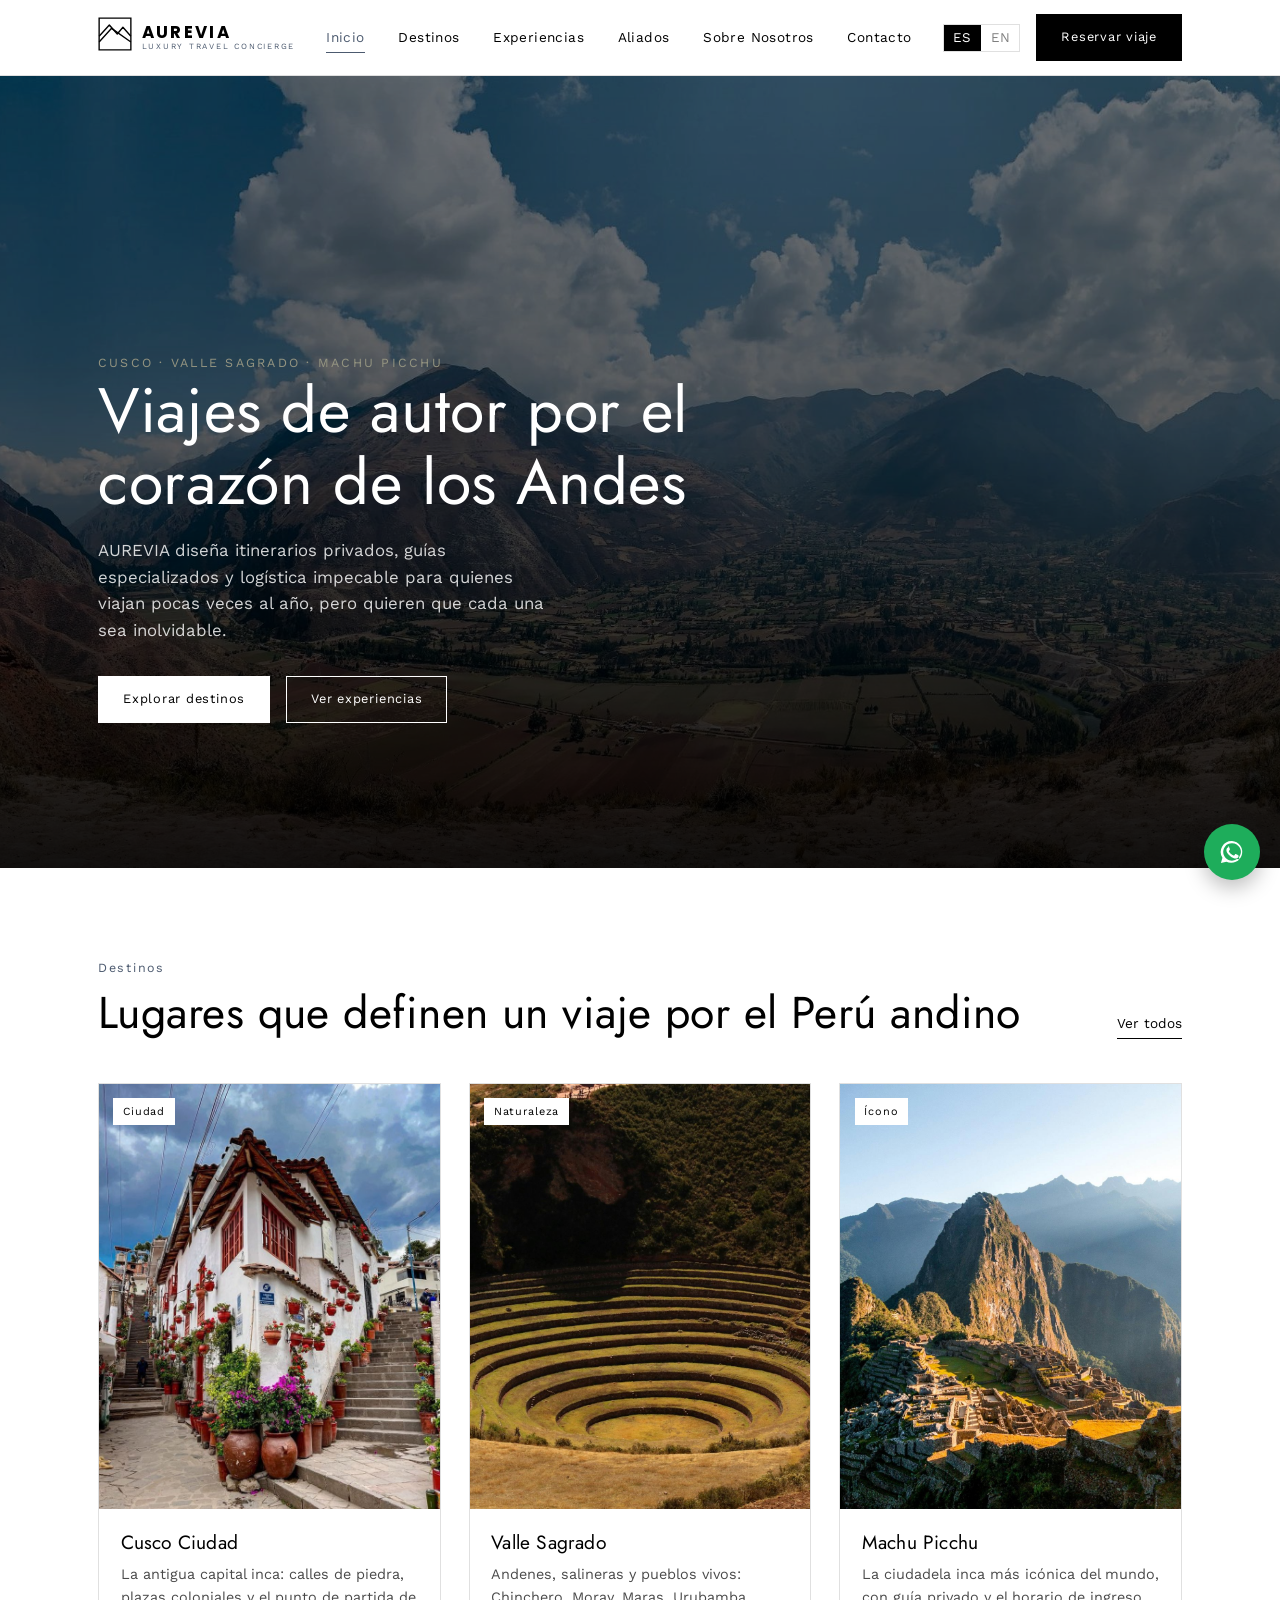
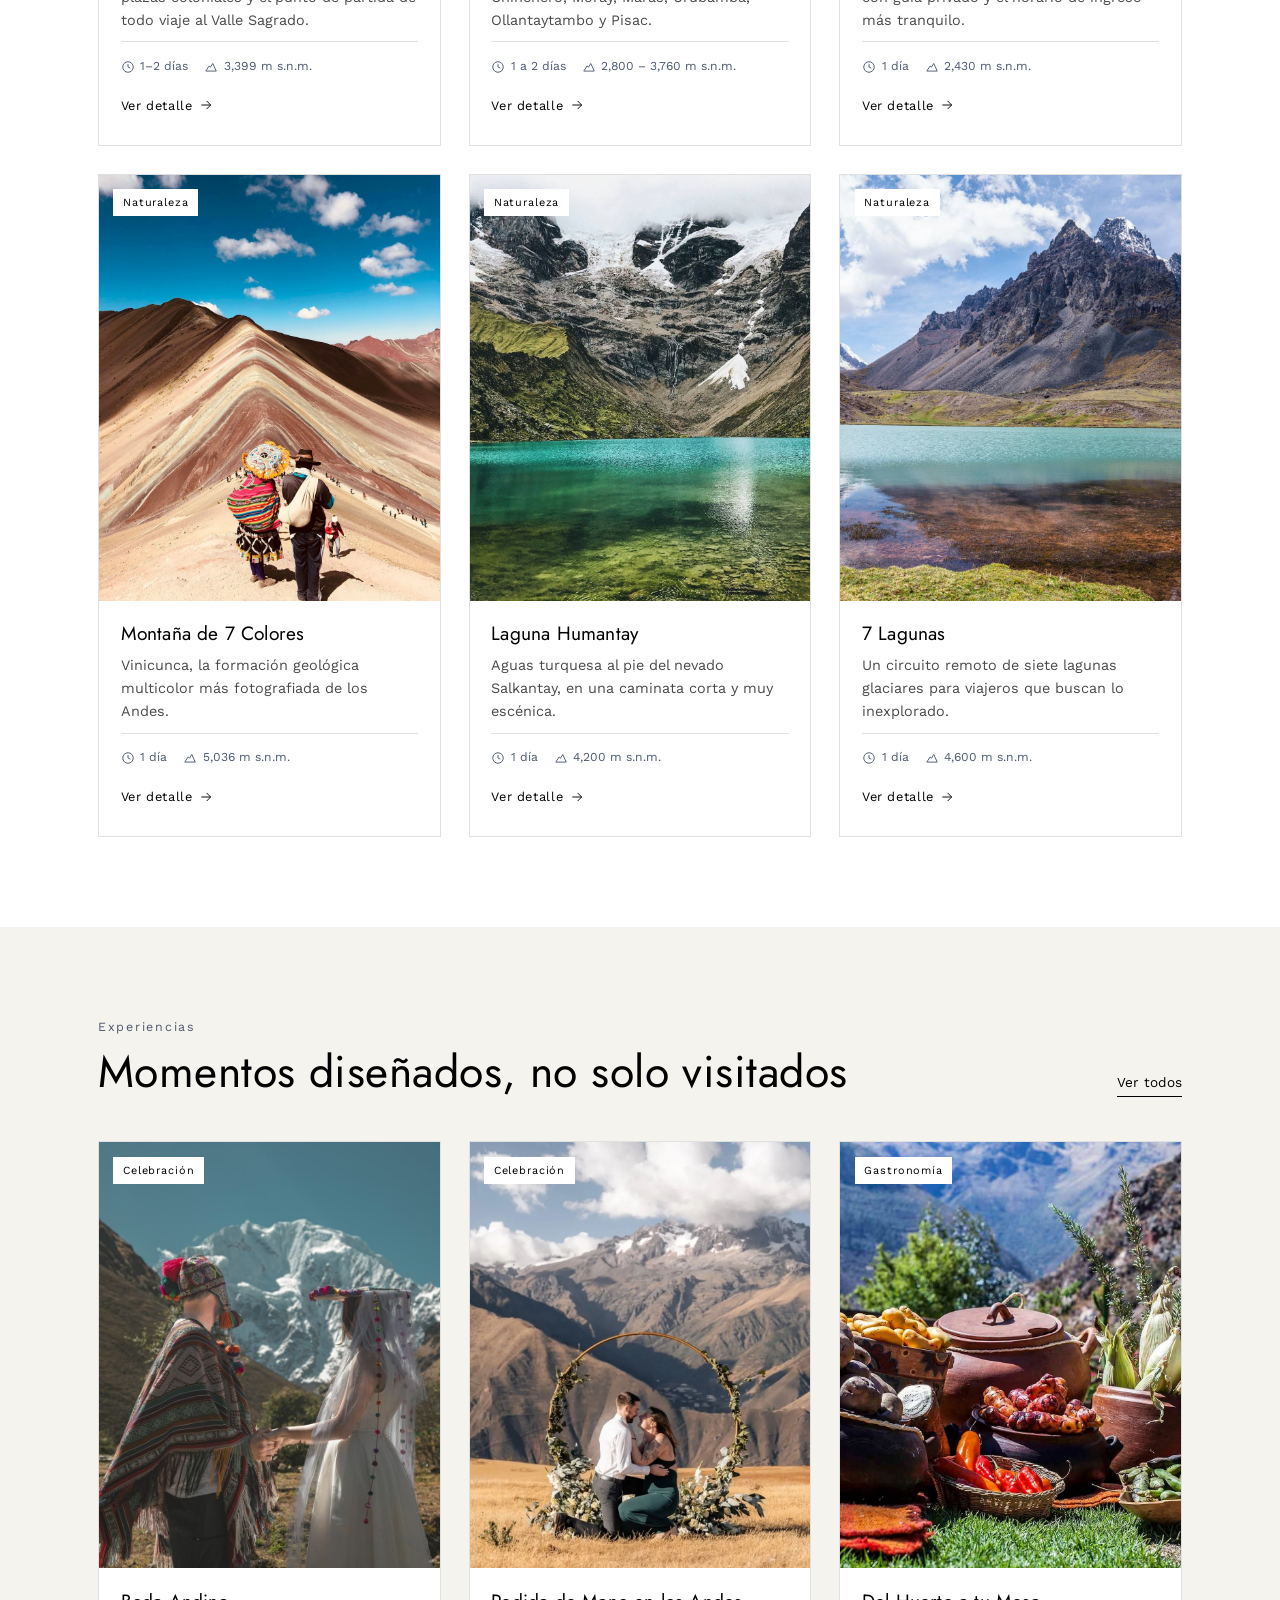
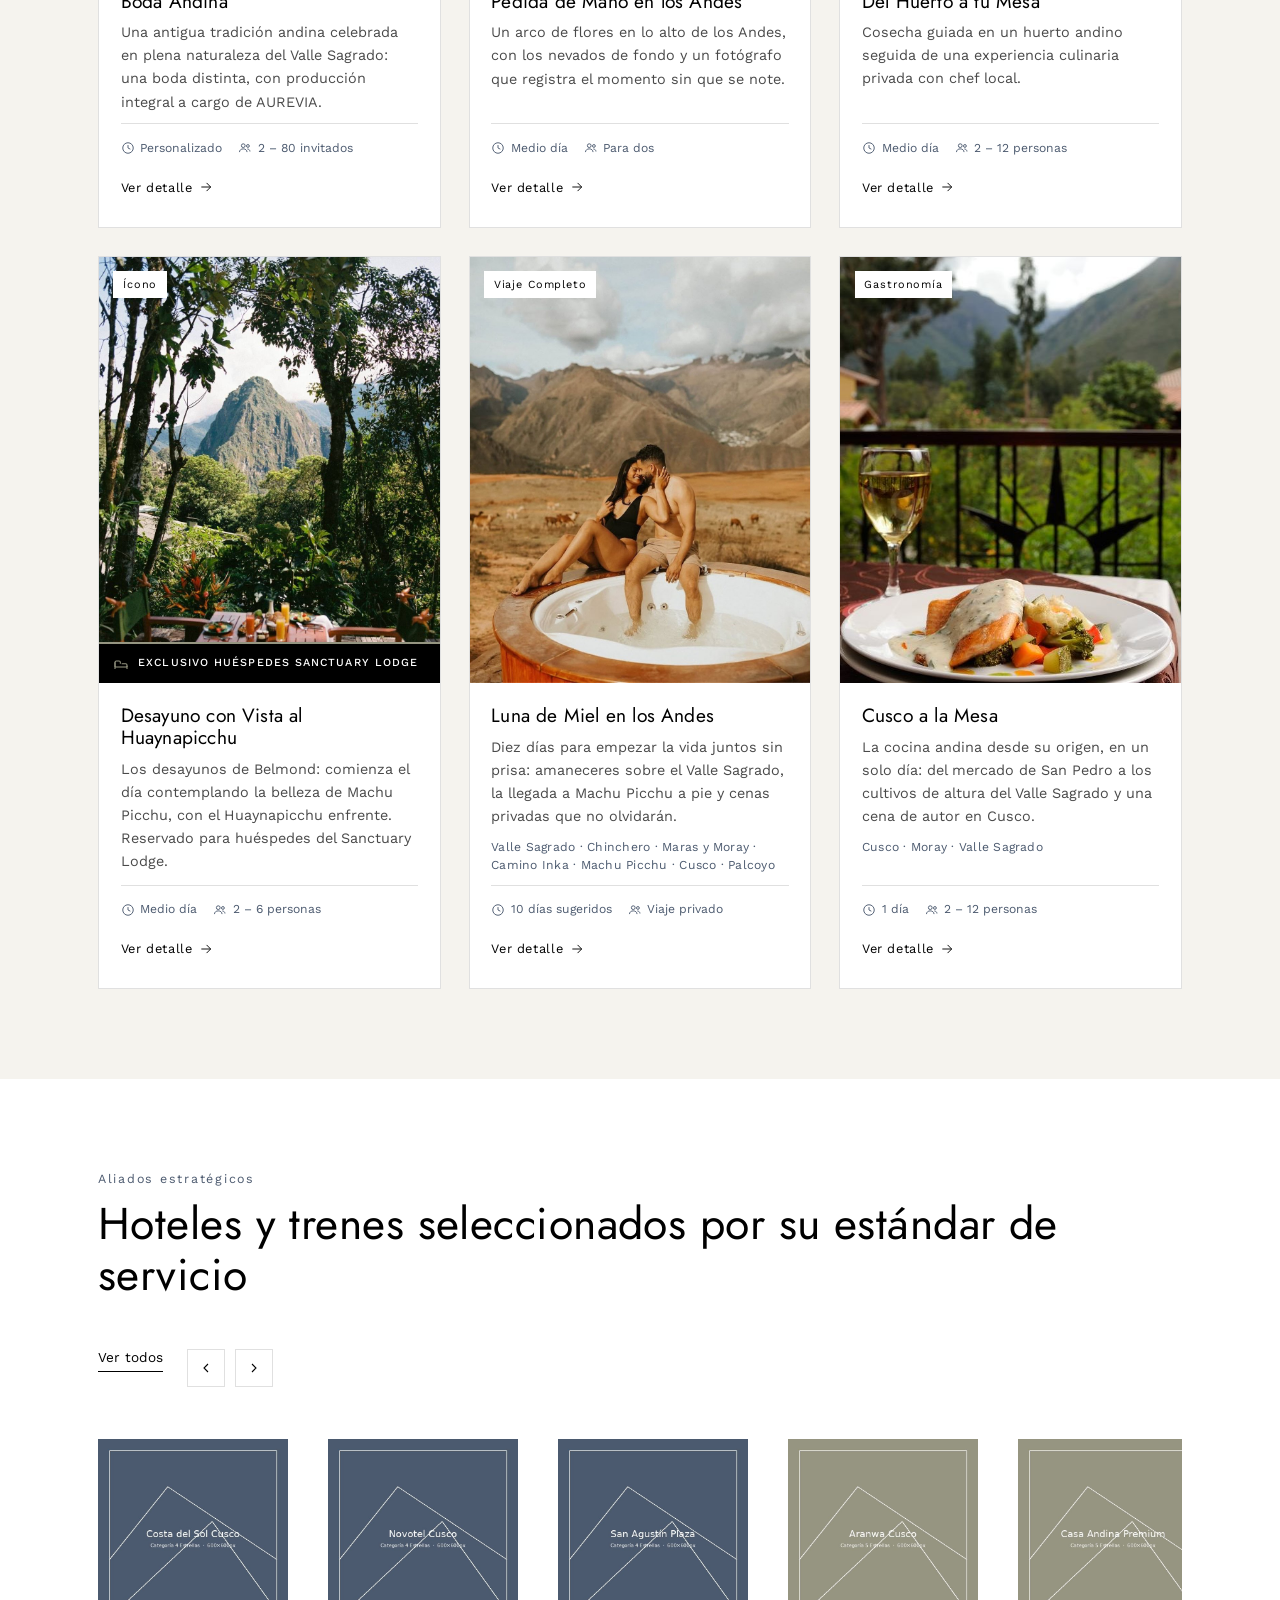
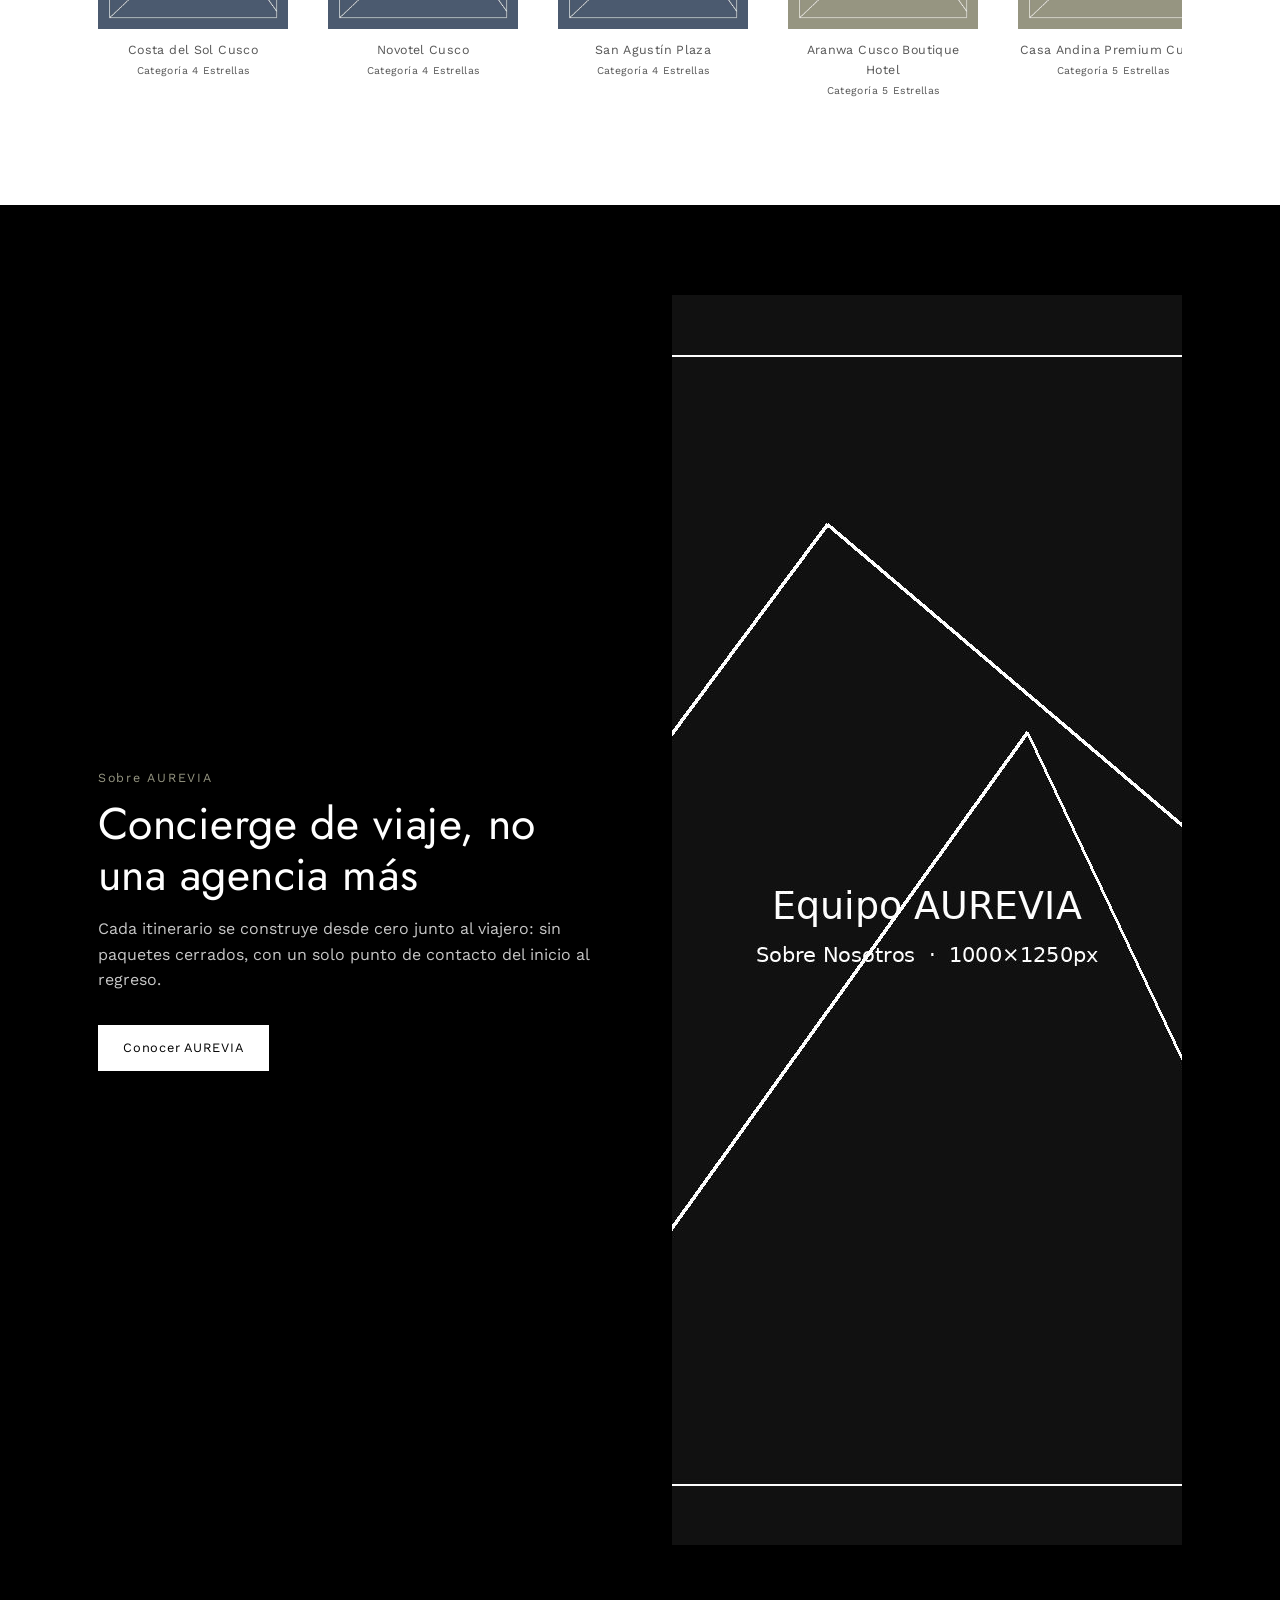
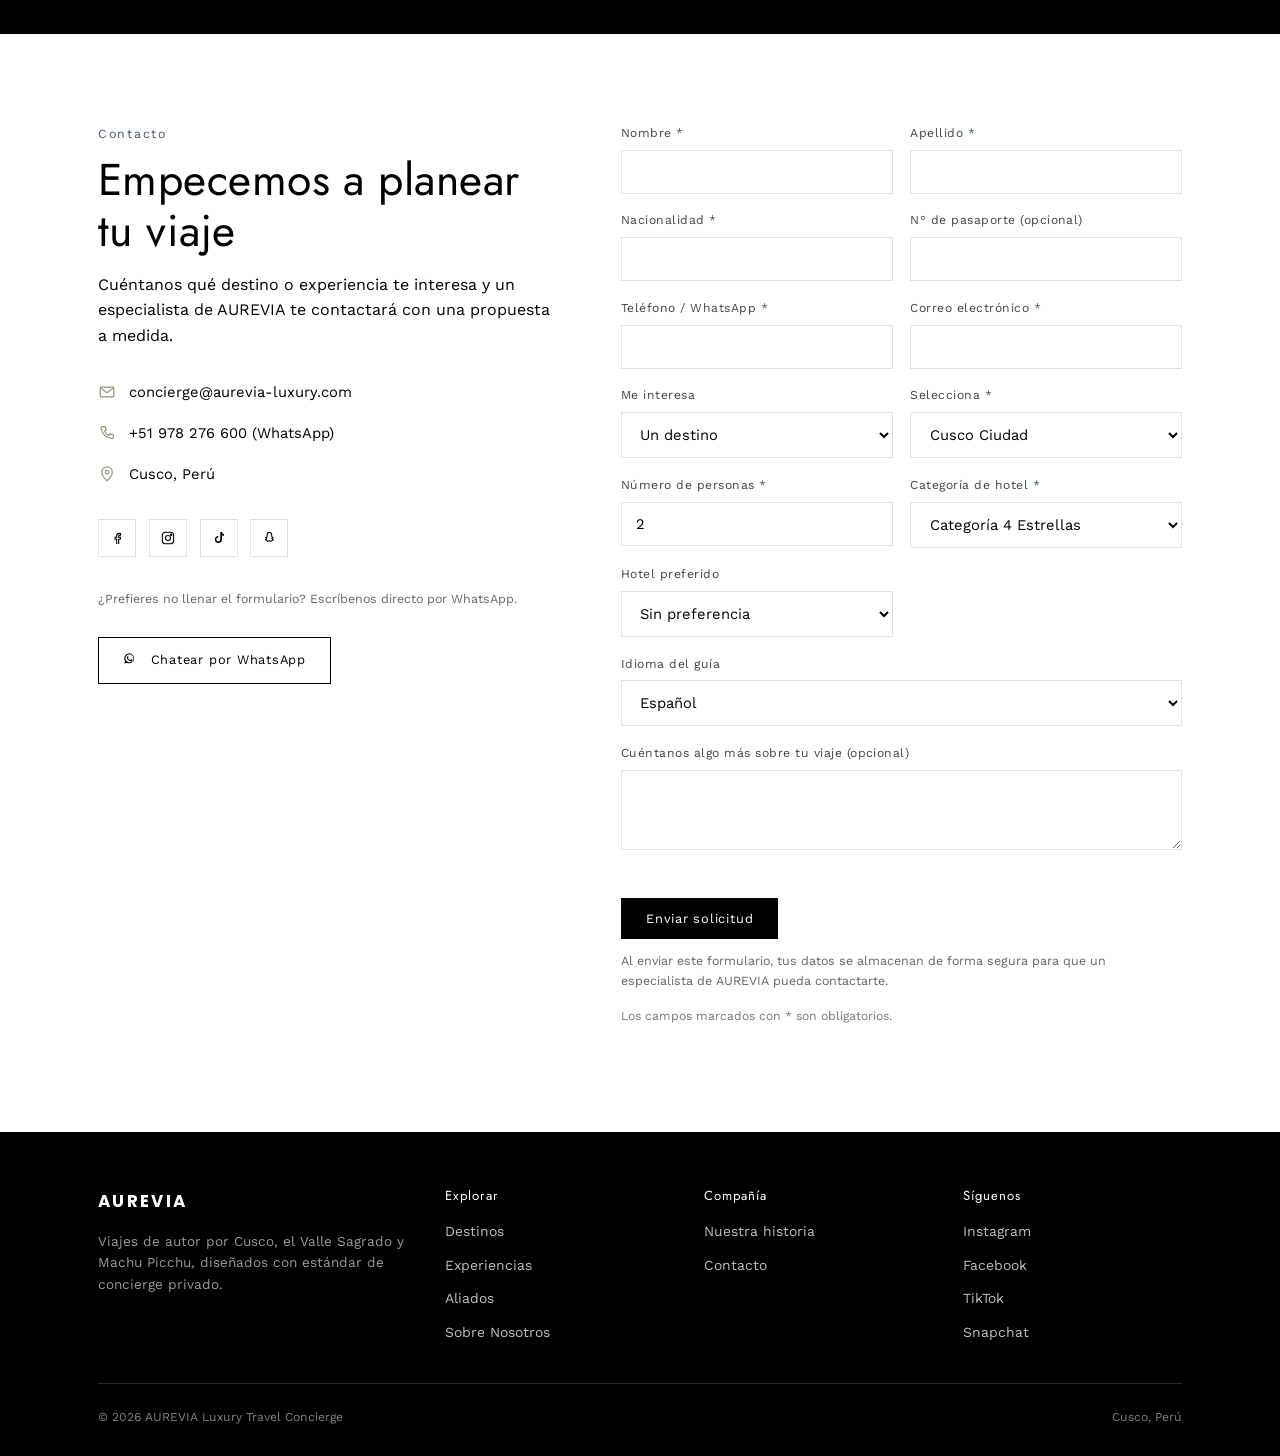
<file: index.html>
<!DOCTYPE html>
<html lang="es">
<head>
<meta charset="UTF-8">
<meta name="viewport" content="width=device-width, initial-scale=1.0">
<title>AUREVIA — Luxury Travel Concierge</title>
<meta name="description" content="AUREVIA diseña viajes de lujo a medida por Cusco, el Valle Sagrado y Machu Picchu, con atención de concierge de principio a fin.">
<link rel="canonical" href="https://aurevia-luxury.com/">
<meta name="theme-color" content="#4C5A6F">
<meta property="og:type" content="website">
<meta property="og:site_name" content="AUREVIA Luxury Travel Concierge">
<meta property="og:title" content="AUREVIA — Luxury Travel Concierge">
<meta property="og:description" content="AUREVIA diseña viajes de lujo a medida por Cusco, el Valle Sagrado y Machu Picchu, con atención de concierge de principio a fin.">
<meta property="og:url" content="https://aurevia-luxury.com/">
<meta property="og:image" content="https://aurevia-luxury.com/img/hero-portada-01.jpg">
<meta property="og:locale" content="es_PE">
<meta name="twitter:card" content="summary_large_image">
<link rel="icon" href="data:,">
<link rel="preconnect" href="https://fonts.googleapis.com">
<link rel="preconnect" href="https://fonts.gstatic.com" crossorigin>
<link rel="stylesheet" href="https://fonts.googleapis.com/css2?family=Jost:wght@300;400;500&family=Poppins:wght@600;700&family=Work+Sans:wght@400;500;600&display=swap">
<link rel="stylesheet" href="css/style.css">
<script type="application/ld+json">
{"@context":"https://schema.org","@type":"TravelAgency","name":"AUREVIA Luxury Travel Concierge","url":"https://aurevia-luxury.com/","image":"https://aurevia-luxury.com/img/hero-portada-01.jpg","email":"concierge@aurevia-luxury.com","telephone":"+51978276600","address":{"@type":"PostalAddress","addressLocality":"Cusco","addressCountry":"PE"},"areaServed":["Cusco","Valle Sagrado","Machu Picchu"],"description":"Viajes de lujo a medida por Cusco, el Valle Sagrado y Machu Picchu con atención de concierge privado."}
</script>
</head>
<body>

<header class="site-header">
  <div class="container">
    <a href="index.html" class="logo">
      <span class="logo-mark"></span>
      <span class="logo-text">
        <span class="logo-word">AUREVIA</span>
        <span class="logo-tag">LUXURY TRAVEL CONCIERGE</span>
      </span>
    </a>

    <nav class="main-nav">
      <a href="index.html" aria-current="page" data-i18n="nav_inicio">Inicio</a>
      <a href="destinos.html" data-i18n="nav_destinos">Destinos</a>
      <a href="experiencias.html" data-i18n="nav_experiencias">Experiencias</a>
      <a href="aliados.html" data-i18n="nav_aliados">Aliados</a>
      <a href="sobre-nosotros.html" data-i18n="nav_nosotros">Sobre Nosotros</a>
      <a href="#contacto" data-i18n="nav_contacto">Contacto</a>
    </nav>

    <div class="header-actions">
      <div class="lang-toggle">
        <button type="button" data-lang="es">ES</button>
        <button type="button" data-lang="en">EN</button>
      </div>
      <a href="#contacto" class="btn" data-i18n="cta_reservar">Reservar viaje</a>
      <button class="nav-toggle" data-i18n-aria="aria_abrir_menu" aria-label="Abrir menú" aria-expanded="false"></button>
    </div>
  </div>
</header>

<main>

  <!-- HERO -->
  <section class="hero">
    <div class="hero-media">
      <img src="img/hero-portada-01.jpg" width="1920" height="1080" fetchpriority="high" decoding="async" data-seo-alt alt="Vista panorámica del Valle Sagrado de los Incas, con campos de cultivo en el fondo del valle y montañas andinas bajo un cielo con nubes">
    </div>
    <div class="container hero-content">
      <span class="hero-eyebrow">CUSCO · VALLE SAGRADO · MACHU PICCHU</span>
      <h1 data-i18n="hero_title">Viajes de autor por el corazón de los Andes</h1>
      <p class="lede" data-i18n="hero_lede">AUREVIA diseña itinerarios privados, guías especializados y logística impecable para quienes viajan pocas veces al año, pero quieren que cada una sea inolvidable.</p>
      <div class="hero-actions">
        <a href="destinos.html" class="btn btn-light" data-i18n="hero_cta_1">Explorar destinos</a>
        <a href="experiencias.html" class="btn btn-outline" style="border-color:#fff;color:#fff" data-i18n="hero_cta_2">Ver experiencias</a>
      </div>
    </div>
  </section>

  <!-- DESTINOS DESTACADOS -->
  <section id="destinos">
    <div class="container">
      <div class="section-head">
        <div>
          <span class="section-kicker" data-i18n="nav_destinos">Destinos</span>
          <h2 data-i18n="destinos_home_title">Lugares que definen un viaje por el Perú andino</h2>
        </div>
        <a href="destinos.html" class="section-link" data-i18n="ver_todos">Ver todos</a>
      </div>
      <div class="card-grid" id="home-destinos"></div>
    </div>
  </section>

  <!-- EXPERIENCIAS DESTACADAS -->
  <section class="bg-ivory" id="experiencias">
    <div class="container">
      <div class="section-head">
        <div>
          <span class="section-kicker" data-i18n="nav_experiencias">Experiencias</span>
          <h2 data-i18n="experiencias_home_title">Momentos diseñados, no solo visitados</h2>
        </div>
        <a href="experiencias.html" class="section-link" data-i18n="ver_todos">Ver todos</a>
      </div>
      <div class="card-grid" id="home-experiencias"></div>
    </div>
  </section>

  <!-- ALIADOS ESTRATÉGICOS -->
  <section>
    <div class="container">
      <div class="section-head">
        <div>
          <span class="section-kicker" data-i18n="aliados_kicker">Aliados estratégicos</span>
          <h2 data-i18n="aliados_home_title">Hoteles y trenes seleccionados por su estándar de servicio</h2>
        </div>
        <div style="display:flex;align-items:center;gap:1.5rem">
          <a href="aliados.html" class="section-link" data-i18n="ver_todos">Ver todos</a>
          <div class="allies-controls">
            <button id="allies-prev" data-i18n-aria="aria_anterior" aria-label="Anterior"></button>
            <button id="allies-next" data-i18n-aria="aria_siguiente" aria-label="Siguiente"></button>
          </div>
        </div>
      </div>
      <div class="allies-track" id="allies-track"></div>
    </div>
  </section>

  <!-- ADELANTO SOBRE NOSOTROS -->
  <section class="bg-black">
    <div class="container split">
      <div>
        <span class="section-kicker" style="color:var(--c-olive)" data-i18n="about_kicker">Sobre AUREVIA</span>
        <h2 data-i18n="about_title">Concierge de viaje, no una agencia más</h2>
        <p style="color:rgba(255,255,255,.78);margin-top:1rem" data-i18n="about_text">Cada itinerario se construye desde cero junto al viajero: sin paquetes cerrados, con un solo punto de contacto del inicio al regreso.</p>
        <a href="sobre-nosotros.html" class="btn btn-light" style="margin-top:1rem" data-i18n="about_cta">Conocer AUREVIA</a>
      </div>
      <img src="img/nosotros-equipo-01.jpg" width="1000" height="1250" loading="lazy" decoding="async" data-seo-alt alt="Guía local de AUREVIA acompañando a un viajero en el Valle Sagrado">
    </div>
  </section>

  <!-- CONTACTO -->
  <section id="contacto">
    <div class="container contact-wrap">
      <div class="contact-info">
        <span class="section-kicker" data-i18n="nav_contacto">Contacto</span>
        <h2 data-i18n="form_titulo">Empecemos a planear tu viaje</h2>
        <p data-i18n="contact_lede">Cuéntanos qué destino o experiencia te interesa y un especialista de AUREVIA te contactará con una propuesta a medida.</p>
        <ul class="contact-list">
          <li><span>concierge@aurevia-luxury.com</span></li>
          <li><span>+51 978 276 600 (WhatsApp)</span></li>
          <li><span data-i18n="footer_location">Cusco, Perú</span></li>
        </ul>
        <div class="social-row">
          <a href="#" aria-label="Facebook" class="ic-facebook"></a>
          <a href="#" aria-label="Instagram" class="ic-instagram"></a>
          <a href="#" aria-label="TikTok" class="ic-tiktok"></a>
          <a href="#" aria-label="Snapchat" class="ic-snapchat"></a>
        </div>

        <p class="form-note" style="margin-top:2rem" data-i18n="whatsapp_cta">¿Prefieres no llenar el formulario? Escríbenos directo por WhatsApp.</p>
        <a href="https://wa.me/51978276600?text=Hola%20AUREVIA%2C%20quisiera%20más%20información%20sobre%20un%20viaje"
           target="_blank" rel="noopener" class="btn btn-outline" style="margin-top:.8rem;gap:.6rem">
          <span class="ic-whatsapp" style="width:18px;height:18px;display:inline-flex"></span>
          <span data-i18n="whatsapp_btn">Chatear por WhatsApp</span>
        </a>
      </div>

      <form id="contact-form">
        <div class="form-grid">
          <div class="field is-required">
            <label for="nombre" data-i18n="label_nombre">Nombre</label>
            <input id="nombre" name="nombre" type="text" required>
          </div>
          <div class="field is-required">
            <label for="apellido" data-i18n="label_apellido">Apellido</label>
            <input id="apellido" name="apellido" type="text" required>
          </div>
          <div class="field is-required">
            <label for="pais" data-i18n="label_pais">Nacionalidad</label>
            <input id="pais" name="pais" type="text" required>
          </div>
          <div class="field">
            <label for="pasaporte" data-i18n="label_pasaporte">N° de pasaporte (opcional)</label>
            <input id="pasaporte" name="pasaporte" type="text">
          </div>
          <div class="field is-required">
            <label for="telefono" data-i18n="label_telefono">Teléfono / WhatsApp</label>
            <input id="telefono" name="telefono" type="tel" required>
          </div>
          <div class="field is-required">
            <label for="correo" data-i18n="label_correo">Correo electrónico</label>
            <input id="correo" name="correo" type="email" required>
          </div>
          <div class="field">
            <label for="tipo-viaje" data-i18n="label_tipo_viaje">Me interesa</label>
            <select id="tipo-viaje" name="tipo-viaje">
              <option value="destino" data-i18n="opt_destino">Un destino</option>
              <option value="experiencia" data-i18n="opt_experiencia">Una experiencia</option>
            </select>
          </div>
          <div class="field is-required">
            <label for="item-select" data-i18n="label_item_select">Selecciona</label>
            <select id="item-select" name="item-select" required></select>
          </div>

          <div class="field dynamic-field is-required" data-dynamic="destino">
            <label for="num-personas" data-i18n="label_num_personas">Número de personas</label>
            <input id="num-personas" name="num-personas" type="number" min="1" value="2">
          </div>
          <div class="field dynamic-field is-required" data-dynamic="destino">
            <label for="categoria-hotel" data-i18n="label_categoria_hotel">Categoría de hotel</label>
            <select id="categoria-hotel" name="categoria-hotel">
              <option value="4-estrellas" data-i18n="opt_hotel_4">Categoría 4 Estrellas</option>
              <option value="5-estrellas" data-i18n="opt_hotel_5">Categoría 5 Estrellas</option>
              <option value="luxury" data-i18n="opt_hotel_luxury">Luxury</option>
            </select>
          </div>
          <div class="field dynamic-field" data-dynamic="destino">
            <label for="hotel-preferido" data-i18n="label_hotel_preferido">Hotel preferido</label>
            <select id="hotel-preferido" name="hotel-preferido"></select>
          </div>
          <div class="field dynamic-field full" data-dynamic="destino">
            <label for="guia" data-i18n="label_guia">Idioma del guía</label>
            <select id="guia" name="guia">
              <option value="es" data-i18n="opt_guia_es">Español</option>
              <option value="en" data-i18n="opt_guia_en">Inglés</option>
              <option value="fr" data-i18n="opt_guia_fr">Francés</option>
              <option value="pt" data-i18n="opt_guia_pt">Portugués</option>
            </select>
          </div>

          <div class="field dynamic-field is-required" data-dynamic="experiencia">
            <label for="num-invitados" data-i18n="label_num_invitados">Número de invitados</label>
            <input id="num-invitados" name="num-invitados" type="number" min="1" value="2">
          </div>
          <div class="field dynamic-field is-required full" data-dynamic="experiencia">
            <label for="fecha-tentativa" data-i18n="label_fecha">Fecha tentativa</label>
            <input id="fecha-tentativa" name="fecha-tentativa" type="date">
          </div>

          <div class="field full">
            <label for="mensaje" data-i18n="label_mensaje">Cuéntanos algo más sobre tu viaje (opcional)</label>
            <textarea id="mensaje" name="mensaje" rows="3"></textarea>
          </div>
        </div>

        <input type="text" name="_honey" tabindex="-1" autocomplete="off" aria-hidden="true" style="position:absolute;left:-9999px;opacity:0">
        <button type="submit" class="btn mt-lg" data-i18n="form_enviar">Enviar solicitud</button>
        <p class="form-note" data-i18n="form_note">Al enviar este formulario, tus datos se almacenan de forma segura para que un especialista de AUREVIA pueda contactarte.</p>
        <p class="required-note" data-i18n="form_required_note">Los campos marcados con * son obligatorios.</p>
        <p class="form-success" id="form-success" role="status" aria-live="polite"></p>
      </form>
    </div>
  </section>

</main>

<footer class="site-footer">
  <div class="container">
    <div class="footer-grid">
      <div class="footer-brand">
        <span class="logo-word" style="color:#fff">AUREVIA</span>
        <p data-i18n="footer_tagline">Viajes de autor por Cusco, el Valle Sagrado y Machu Picchu, diseñados con estándar de concierge privado.</p>
      </div>
      <div>
        <h4 data-i18n="footer_explorar">Explorar</h4>
        <ul>
          <li><a href="destinos.html" data-i18n="nav_destinos">Destinos</a></li>
          <li><a href="experiencias.html" data-i18n="nav_experiencias">Experiencias</a></li>
          <li><a href="aliados.html" data-i18n="nav_aliados">Aliados</a></li>
          <li><a href="sobre-nosotros.html" data-i18n="nav_nosotros">Sobre Nosotros</a></li>
        </ul>
      </div>
      <div>
        <h4 data-i18n="footer_compania">Compañía</h4>
        <ul>
          <li><a href="sobre-nosotros.html" data-i18n="footer_historia">Nuestra historia</a></li>
          <li><a href="#contacto" data-i18n="nav_contacto">Contacto</a></li>
        </ul>
      </div>
      <div>
        <h4 data-i18n="footer_seguenos">Síguenos</h4>
        <ul>
          <li><a href="#">Instagram</a></li>
          <li><a href="#">Facebook</a></li>
          <li><a href="#">TikTok</a></li>
          <li><a href="#">Snapchat</a></li>
        </ul>
      </div>
    </div>
    <div class="footer-bottom">
      <span>© <span data-year></span> AUREVIA Luxury Travel Concierge</span>
      <span data-i18n="footer_location">Cusco, Perú</span>
    </div>
  </div>
</footer>

<!-- MODAL DE DETALLE (destino / experiencia) -->
<div class="modal-overlay" id="detail-modal"><div class="modal"></div></div>

<!-- BOTÓN FLOTANTE DE WHATSAPP -->
<a href="https://wa.me/51978276600?text=Hola%20AUREVIA%2C%20quisiera%20más%20información%20sobre%20un%20viaje"
   target="_blank" rel="noopener" class="whatsapp-float" aria-label="WhatsApp"></a>

<script src="js/icons.js"></script>
<script src="js/data.js"></script>
<script src="js/img-seo.js"></script>
<script src="js/main.js"></script>
<script>
  // Inserta los íconos de contacto/redes que no pueden ir directo en el HTML estático de arriba
  document.querySelectorAll(".contact-list li").forEach((li, i) => {
    const svg = [ICONS.mail, ICONS.phone, ICONS.pin][i];
    li.insertAdjacentHTML("afterbegin", svg);
  });
  document.querySelector(".ic-facebook").innerHTML = ICONS.facebook;
  document.querySelector(".ic-instagram").innerHTML = ICONS.instagram;
  document.querySelector(".ic-tiktok").innerHTML = ICONS.tiktok;
  document.querySelector(".ic-snapchat").innerHTML = ICONS.snapchat;
</script>
</body>
</html>
</file>
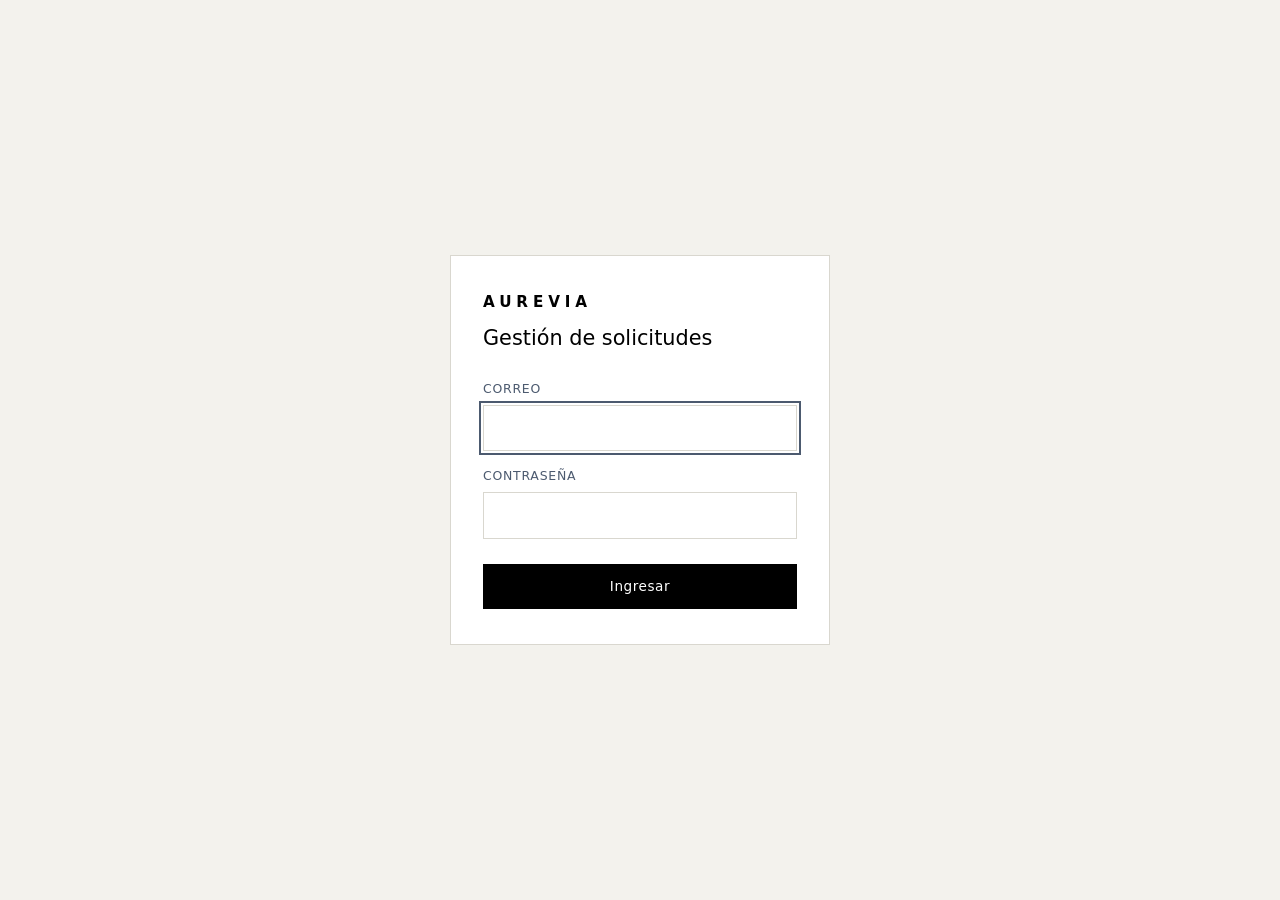
<file: gestion/index.html>
<!DOCTYPE html>
<html lang="es">
<head>
<meta charset="UTF-8">
<meta name="viewport" content="width=device-width, initial-scale=1">
<title>AUREVIA · Gestión de solicitudes</title>
<!-- Página privada: no se enlaza desde el sitio ni debe aparecer en buscadores -->
<meta name="robots" content="noindex, nofollow, noarchive">
<meta name="referrer" content="no-referrer">
<!-- Solo se permite código y estilos de esta carpeta, y conexión únicamente con la base de datos -->
<meta http-equiv="Content-Security-Policy" content="default-src 'none'; script-src 'self'; style-src 'self'; img-src 'self' data:; connect-src https://ddxuhxuwsnygwidutuhs.supabase.co; base-uri 'none'; form-action 'none'">
<link rel="icon" href="data:,">
<link rel="stylesheet" href="panel.css">
</head>
<body>

<main id="vista-login" class="login" hidden>
  <form id="form-login" class="login-card" novalidate>
    <p class="marca">AUREVIA</p>
    <h1>Gestión de solicitudes</h1>
    <label for="correo">Correo</label>
    <input id="correo" name="correo" type="email" autocomplete="username" required>
    <label for="clave">Contraseña</label>
    <input id="clave" name="clave" type="password" autocomplete="current-password" required>
    <button type="submit" class="btn" id="btn-entrar">Ingresar</button>
    <p class="aviso" id="login-aviso" role="alert" hidden></p>
  </form>
</main>

<div id="vista-panel" hidden>
  <header class="barra">
    <p class="marca">AUREVIA</p>
    <div class="barra-der">
      <span id="usuario"></span>
      <button type="button" class="btn btn-claro" id="btn-salir">Cerrar sesión</button>
    </div>
  </header>

  <main class="panel">
    <div class="cabecera">
      <div>
        <h1>Solicitudes</h1>
        <p id="resumen" class="resumen" aria-live="polite"></p>
      </div>
      <div class="acciones">
        <label class="oculto" for="buscar">Buscar</label>
        <input id="buscar" type="search" placeholder="Buscar por nombre, correo, país…" autocomplete="off">
        <button type="button" class="btn btn-claro" id="btn-actualizar">Actualizar</button>
        <button type="button" class="btn" id="btn-excel">Descargar Excel</button>
      </div>
    </div>

    <p class="aviso" id="panel-aviso" role="alert" hidden></p>

    <div class="tabla-wrap" tabindex="0" aria-label="Tabla de solicitudes">
      <table>
        <thead><tr id="tabla-cabeza"></tr></thead>
        <tbody id="tabla-cuerpo"></tbody>
      </table>
    </div>
    <p class="vacio" id="vacio" hidden>Todavía no hay solicitudes.</p>
  </main>
</div>

<noscript><p class="aviso">Esta página necesita JavaScript.</p></noscript>
<script src="xlsx.mini.min.js"></script>
<script src="panel.js"></script>
</body>
</html>
</file>
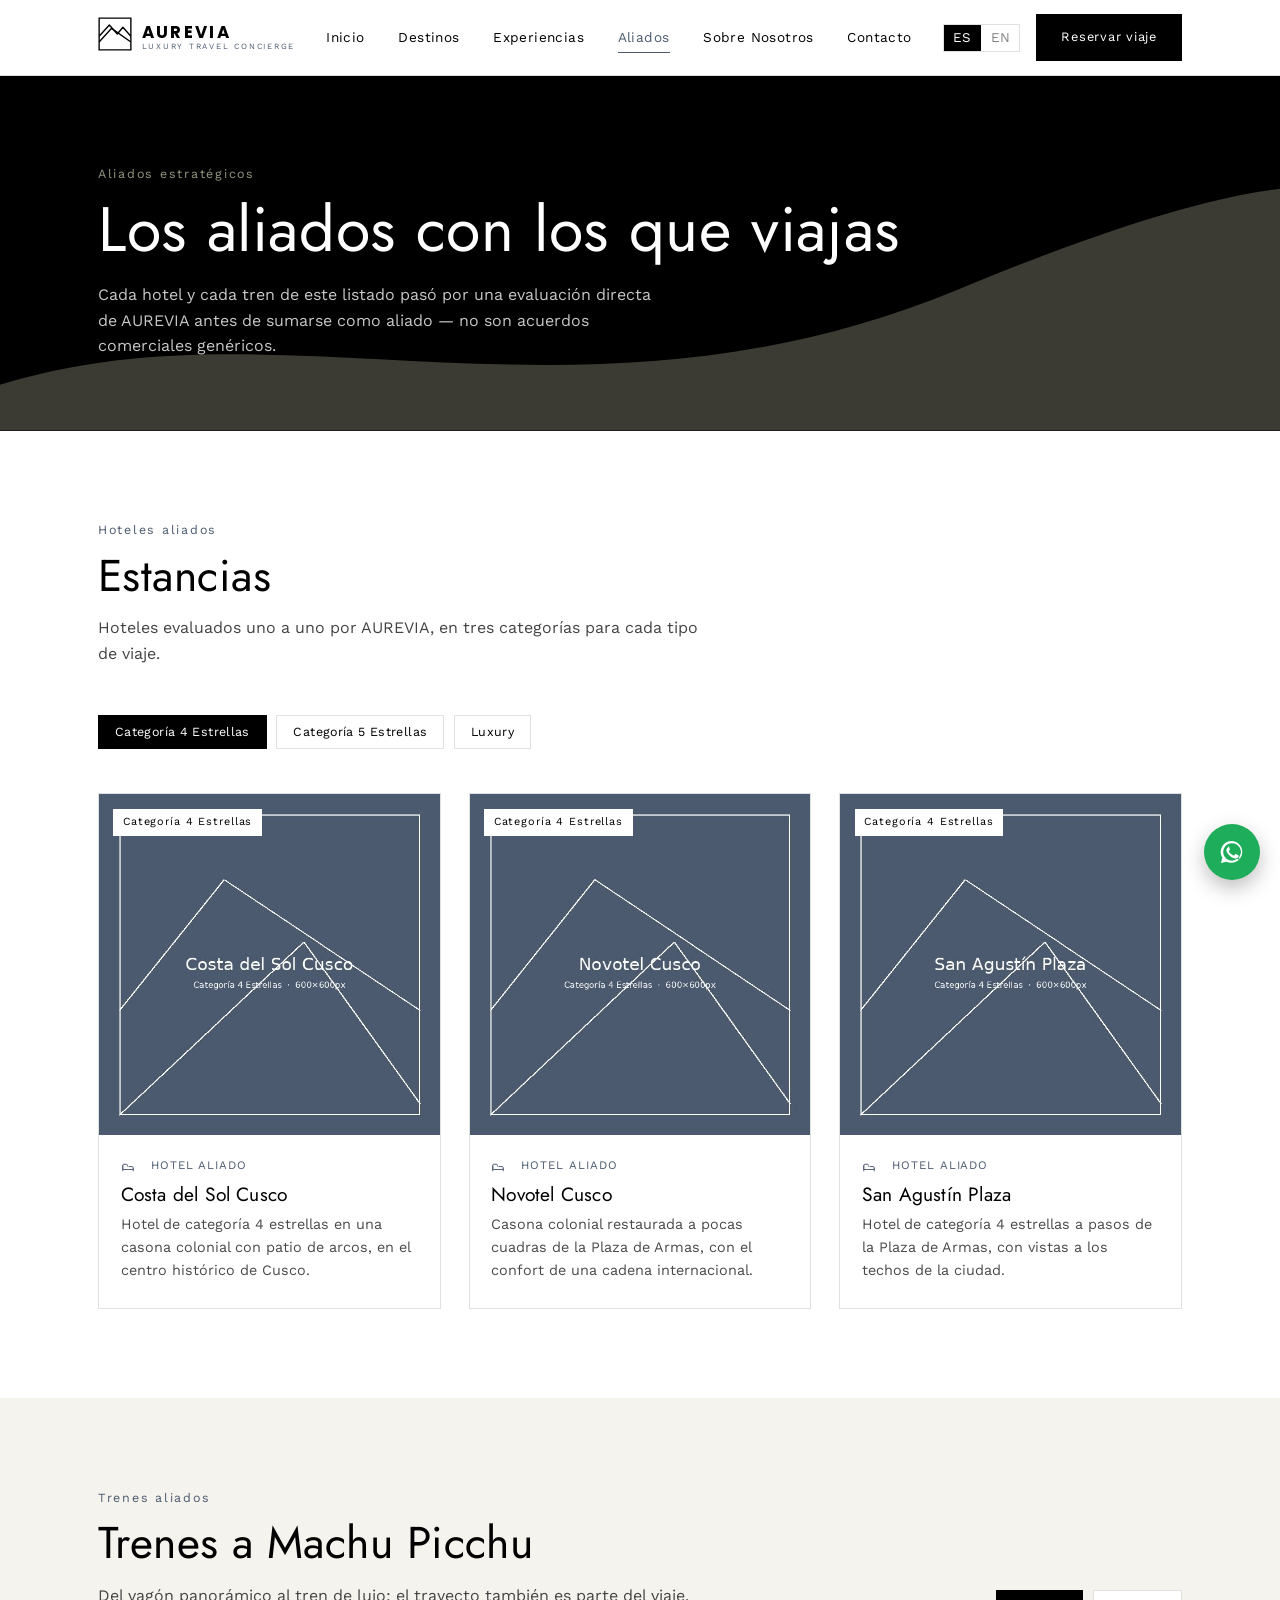
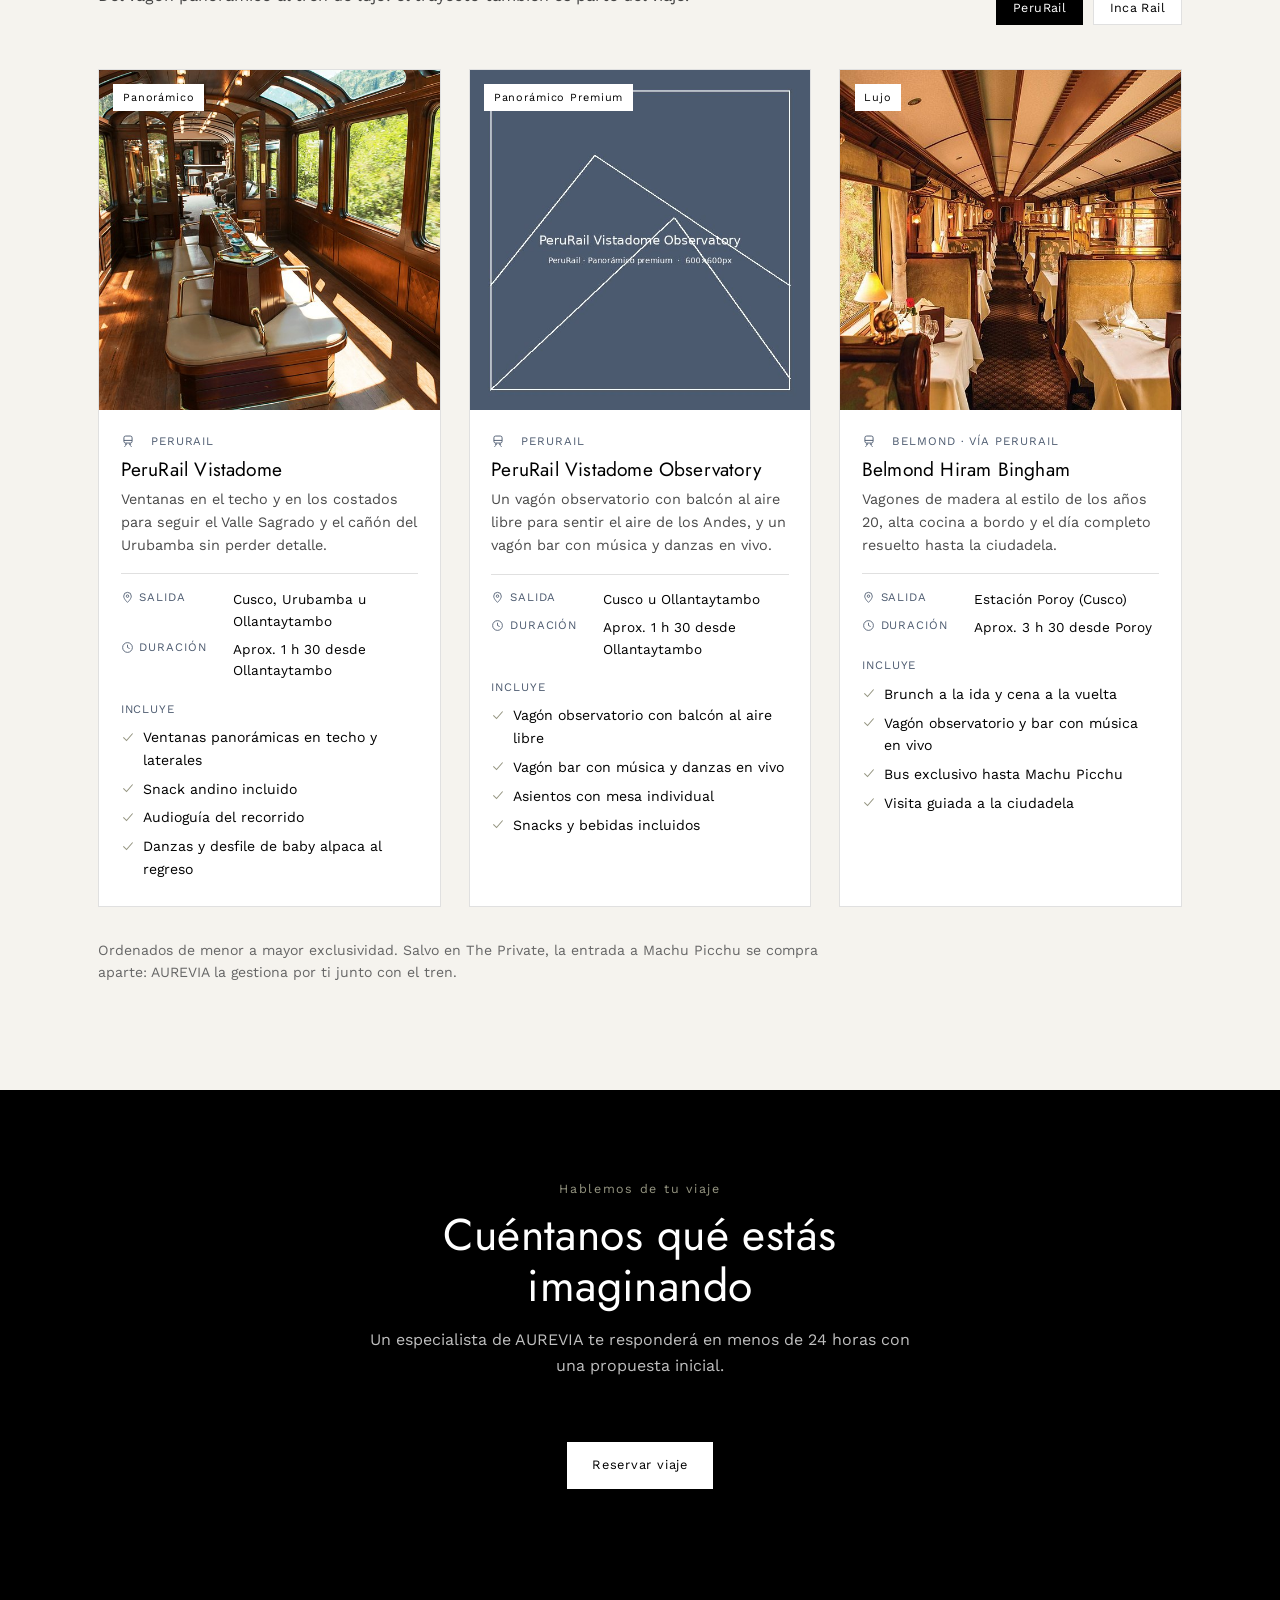
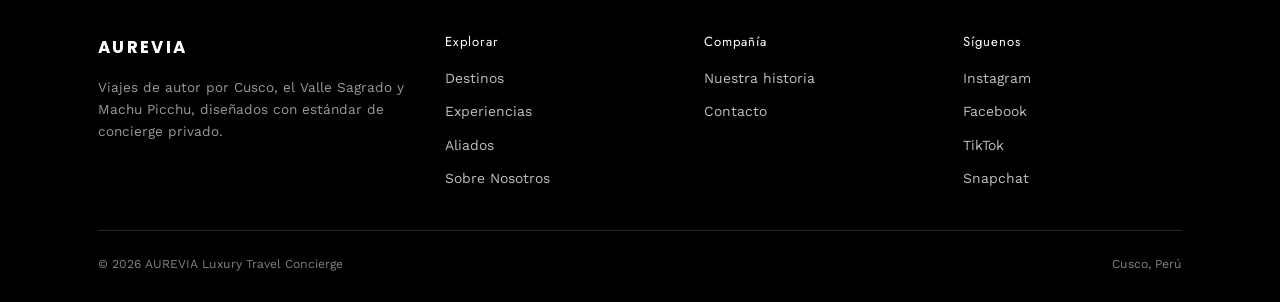
<file: aliados.html>
<!DOCTYPE html>
<html lang="es">
<head>
<meta charset="UTF-8">
<meta name="viewport" content="width=device-width, initial-scale=1.0">
<title>Aliados — AUREVIA Luxury Travel Concierge</title>
<meta name="description" content="Los hoteles y trenes aliados de AUREVIA en Cusco, el Valle Sagrado y Machu Picchu, evaluados directamente por nuestro equipo.">
<link rel="canonical" href="https://aurevia-luxury.com/aliados.html">
<meta name="theme-color" content="#4C5A6F">
<meta property="og:type" content="website">
<meta property="og:site_name" content="AUREVIA Luxury Travel Concierge">
<meta property="og:title" content="Aliados — AUREVIA Luxury Travel Concierge">
<meta property="og:description" content="Los hoteles y trenes aliados de AUREVIA en Cusco, el Valle Sagrado y Machu Picchu, evaluados directamente por nuestro equipo.">
<meta property="og:url" content="https://aurevia-luxury.com/aliados.html">
<meta property="og:image" content="https://aurevia-luxury.com/img/hero-portada-01.jpg">
<meta property="og:locale" content="es_PE">
<meta name="twitter:card" content="summary_large_image">
<link rel="icon" href="data:,">
<link rel="preconnect" href="https://fonts.googleapis.com">
<link rel="preconnect" href="https://fonts.gstatic.com" crossorigin>
<link rel="stylesheet" href="https://fonts.googleapis.com/css2?family=Jost:wght@300;400;500&family=Poppins:wght@600;700&family=Work+Sans:wght@400;500;600&display=swap">
<link rel="stylesheet" href="css/style.css">
</head>
<body>

<header class="site-header">
  <div class="container">
    <a href="index.html" class="logo">
      <span class="logo-mark"></span>
      <span class="logo-text">
        <span class="logo-word">AUREVIA</span>
        <span class="logo-tag">LUXURY TRAVEL CONCIERGE</span>
      </span>
    </a>
    <nav class="main-nav">
      <a href="index.html" data-i18n="nav_inicio">Inicio</a>
      <a href="destinos.html" data-i18n="nav_destinos">Destinos</a>
      <a href="experiencias.html" data-i18n="nav_experiencias">Experiencias</a>
      <a href="aliados.html" aria-current="page" data-i18n="nav_aliados">Aliados</a>
      <a href="sobre-nosotros.html" data-i18n="nav_nosotros">Sobre Nosotros</a>
      <a href="index.html#contacto" data-i18n="nav_contacto">Contacto</a>
    </nav>
    <div class="header-actions">
      <div class="lang-toggle">
        <button type="button" data-lang="es">ES</button>
        <button type="button" data-lang="en">EN</button>
      </div>
      <a href="index.html#contacto" class="btn" data-i18n="cta_reservar">Reservar viaje</a>
      <button class="nav-toggle" data-i18n-aria="aria_abrir_menu" aria-label="Abrir menú" aria-expanded="false"></button>
    </div>
  </div>
</header>

<main>
  <section class="page-hero">
    <div class="brand-curve">
      <svg viewBox="0 0 1200 500" preserveAspectRatio="none">
        <path d="M-100 500 C 200 250, 500 550, 900 300 S 1300 200 1300 200 V500 Z" fill="#959581" opacity="0.4"/>
      </svg>
    </div>
    <div class="container">
      <span class="section-kicker" data-i18n="aliados_kicker">Aliados estratégicos</span>
      <h1 data-i18n="aliados_page_title">Los aliados con los que viajas</h1>
      <p class="lede" style="color:rgba(255,255,255,.78);max-width:56ch;margin-top:1rem" data-i18n="aliados_page_lede">Cada hotel y cada tren de este listado pasó por una evaluación directa de AUREVIA antes de sumarse como aliado — no son acuerdos comerciales genéricos.</p>
    </div>
  </section>

  <!-- Estancias: hoteles aliados por categoría -->
  <section id="estancias">
    <div class="container">
      <div class="section-head">
        <div>
          <span class="section-kicker" data-i18n="estancias_kicker">Hoteles aliados</span>
          <h2 data-i18n="estancias_title">Estancias</h2>
          <p data-i18n="estancias_lede">Hoteles evaluados uno a uno por AUREVIA, en tres categorías para cada tipo de viaje.</p>
        </div>
        <div class="filter-row filter-row--inline" data-filter-for="estancias-grid" role="tablist"></div>
      </div>
      <div class="card-grid" id="estancias-grid"></div>
    </div>
  </section>

  <!-- Trenes a Machu Picchu -->
  <section id="trenes" class="bg-ivory">
    <div class="container">
      <div class="section-head">
        <div>
          <span class="section-kicker" data-i18n="trenes_kicker">Trenes aliados</span>
          <h2 data-i18n="trenes_title">Trenes a Machu Picchu</h2>
          <p data-i18n="trenes_lede">Del vagón panorámico al tren de lujo: el trayecto también es parte del viaje.</p>
        </div>
        <div class="filter-row filter-row--inline" data-filter-for="trenes-grid" role="tablist"></div>
      </div>
      <div class="card-grid" id="trenes-grid"></div>
      <p class="trenes-nota" data-i18n="trenes_nota">Ordenados de menor a mayor exclusividad. Salvo en The Private, la entrada a Machu Picchu se compra aparte: AUREVIA la gestiona por ti junto con el tren.</p>
    </div>
  </section>

  <section class="bg-black text-center">
    <div class="container center-head">
      <span class="section-kicker" style="color:var(--c-olive)" data-i18n="closing_kicker">Hablemos de tu viaje</span>
      <h2 style="color:#fff" data-i18n="closing_title">Cuéntanos qué estás imaginando</h2>
      <p style="color:rgba(255,255,255,.75);margin-inline:auto;margin-top:1rem" data-i18n="closing_text">Un especialista de AUREVIA te responderá en menos de 24 horas con una propuesta inicial.</p>
      <a href="index.html#contacto" class="btn btn-light mt-lg" data-i18n="cta_reservar">Reservar viaje</a>
    </div>
  </section>
</main>

<footer class="site-footer">
  <div class="container">
    <div class="footer-grid">
      <div class="footer-brand">
        <span class="logo-word" style="color:#fff">AUREVIA</span>
        <p data-i18n="footer_tagline">Viajes de autor por Cusco, el Valle Sagrado y Machu Picchu, diseñados con estándar de concierge privado.</p>
      </div>
      <div>
        <h4 data-i18n="footer_explorar">Explorar</h4>
        <ul>
          <li><a href="destinos.html" data-i18n="nav_destinos">Destinos</a></li>
          <li><a href="experiencias.html" data-i18n="nav_experiencias">Experiencias</a></li>
          <li><a href="aliados.html" data-i18n="nav_aliados">Aliados</a></li>
          <li><a href="sobre-nosotros.html" data-i18n="nav_nosotros">Sobre Nosotros</a></li>
        </ul>
      </div>
      <div>
        <h4 data-i18n="footer_compania">Compañía</h4>
        <ul>
          <li><a href="sobre-nosotros.html" data-i18n="footer_historia">Nuestra historia</a></li>
          <li><a href="index.html#contacto" data-i18n="nav_contacto">Contacto</a></li>
        </ul>
      </div>
      <div>
        <h4 data-i18n="footer_seguenos">Síguenos</h4>
        <ul>
          <li><a href="#">Instagram</a></li>
          <li><a href="#">Facebook</a></li>
          <li><a href="#">TikTok</a></li>
          <li><a href="#">Snapchat</a></li>
        </ul>
      </div>
    </div>
    <div class="footer-bottom">
      <span>© <span data-year></span> AUREVIA Luxury Travel Concierge</span>
      <span data-i18n="footer_location">Cusco, Perú</span>
    </div>
  </div>
</footer>

<a href="https://wa.me/51978276600?text=Hola%20AUREVIA%2C%20quisiera%20más%20información%20sobre%20un%20viaje"
   target="_blank" rel="noopener" class="whatsapp-float" aria-label="WhatsApp"></a>

<script src="js/icons.js"></script>
<script src="js/data.js"></script>
<script src="js/img-seo.js"></script>
<script src="js/main.js"></script>
</body>
</html>
</file>
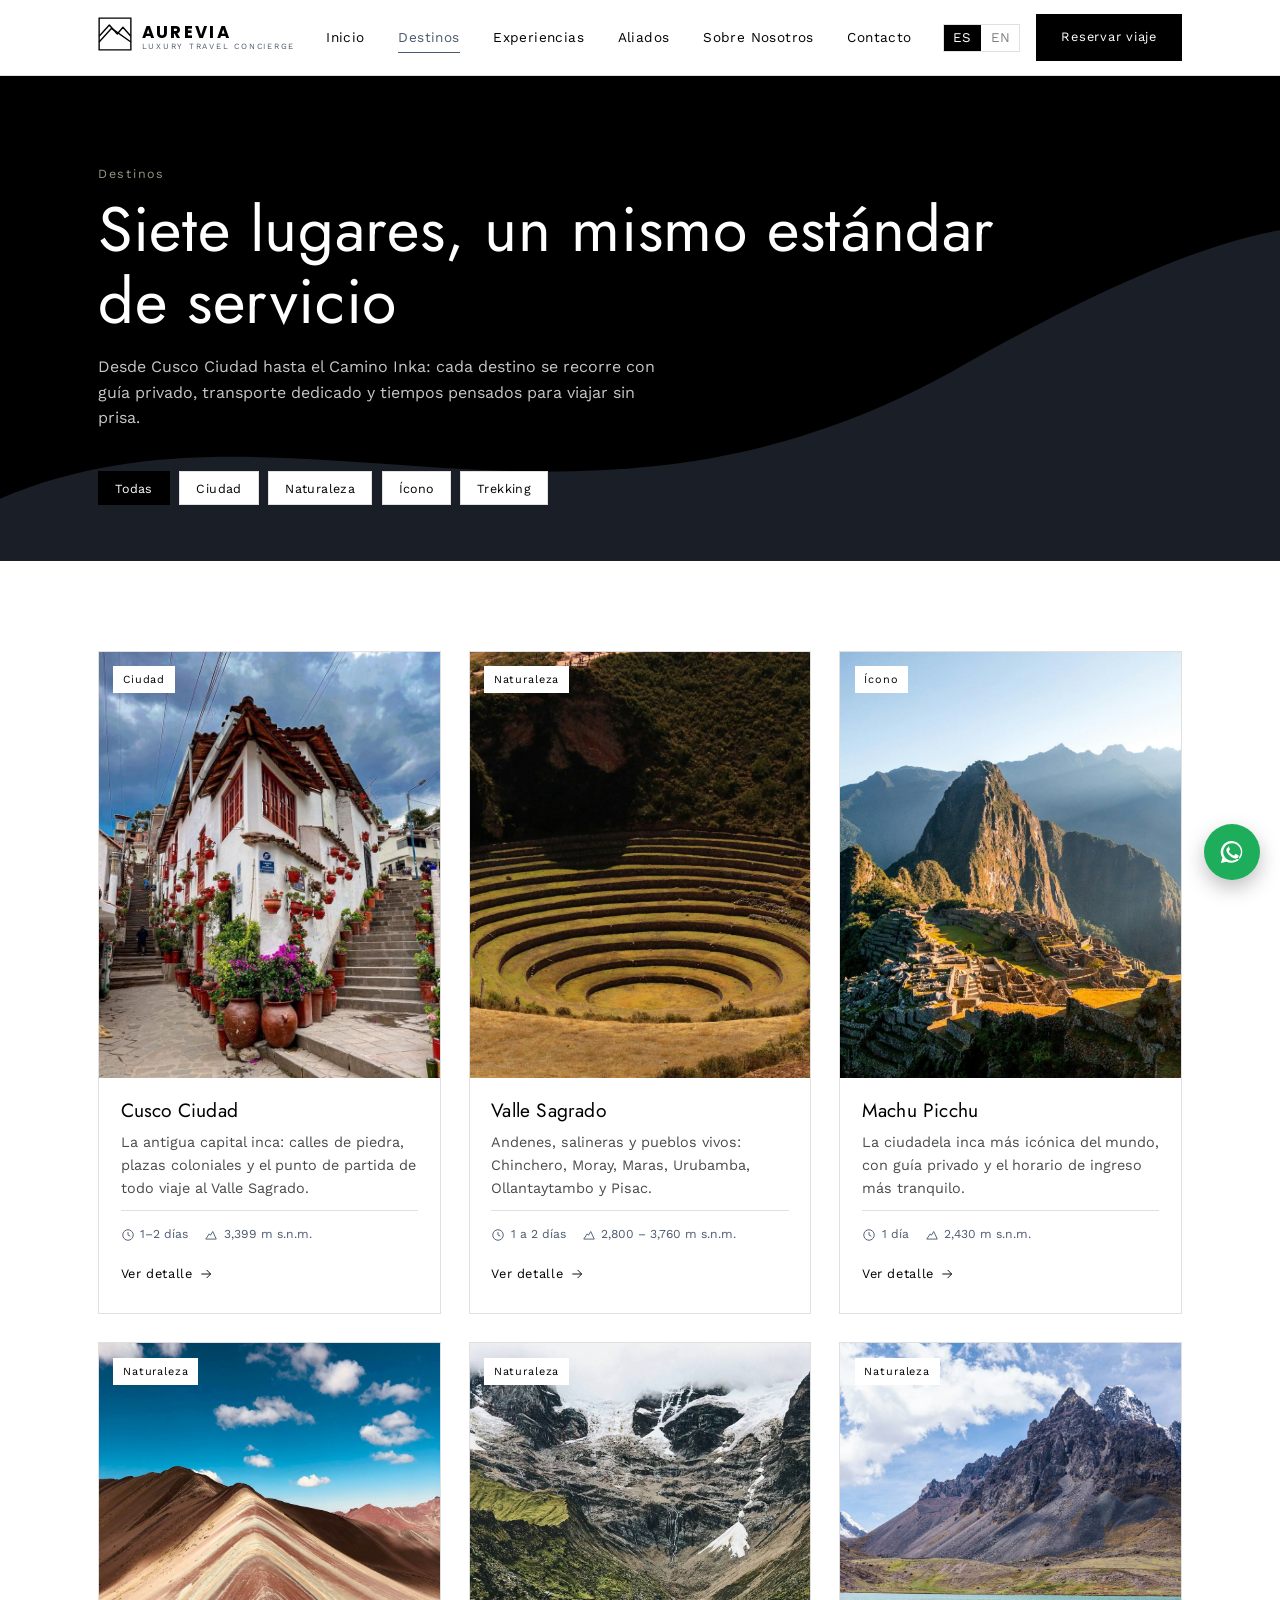
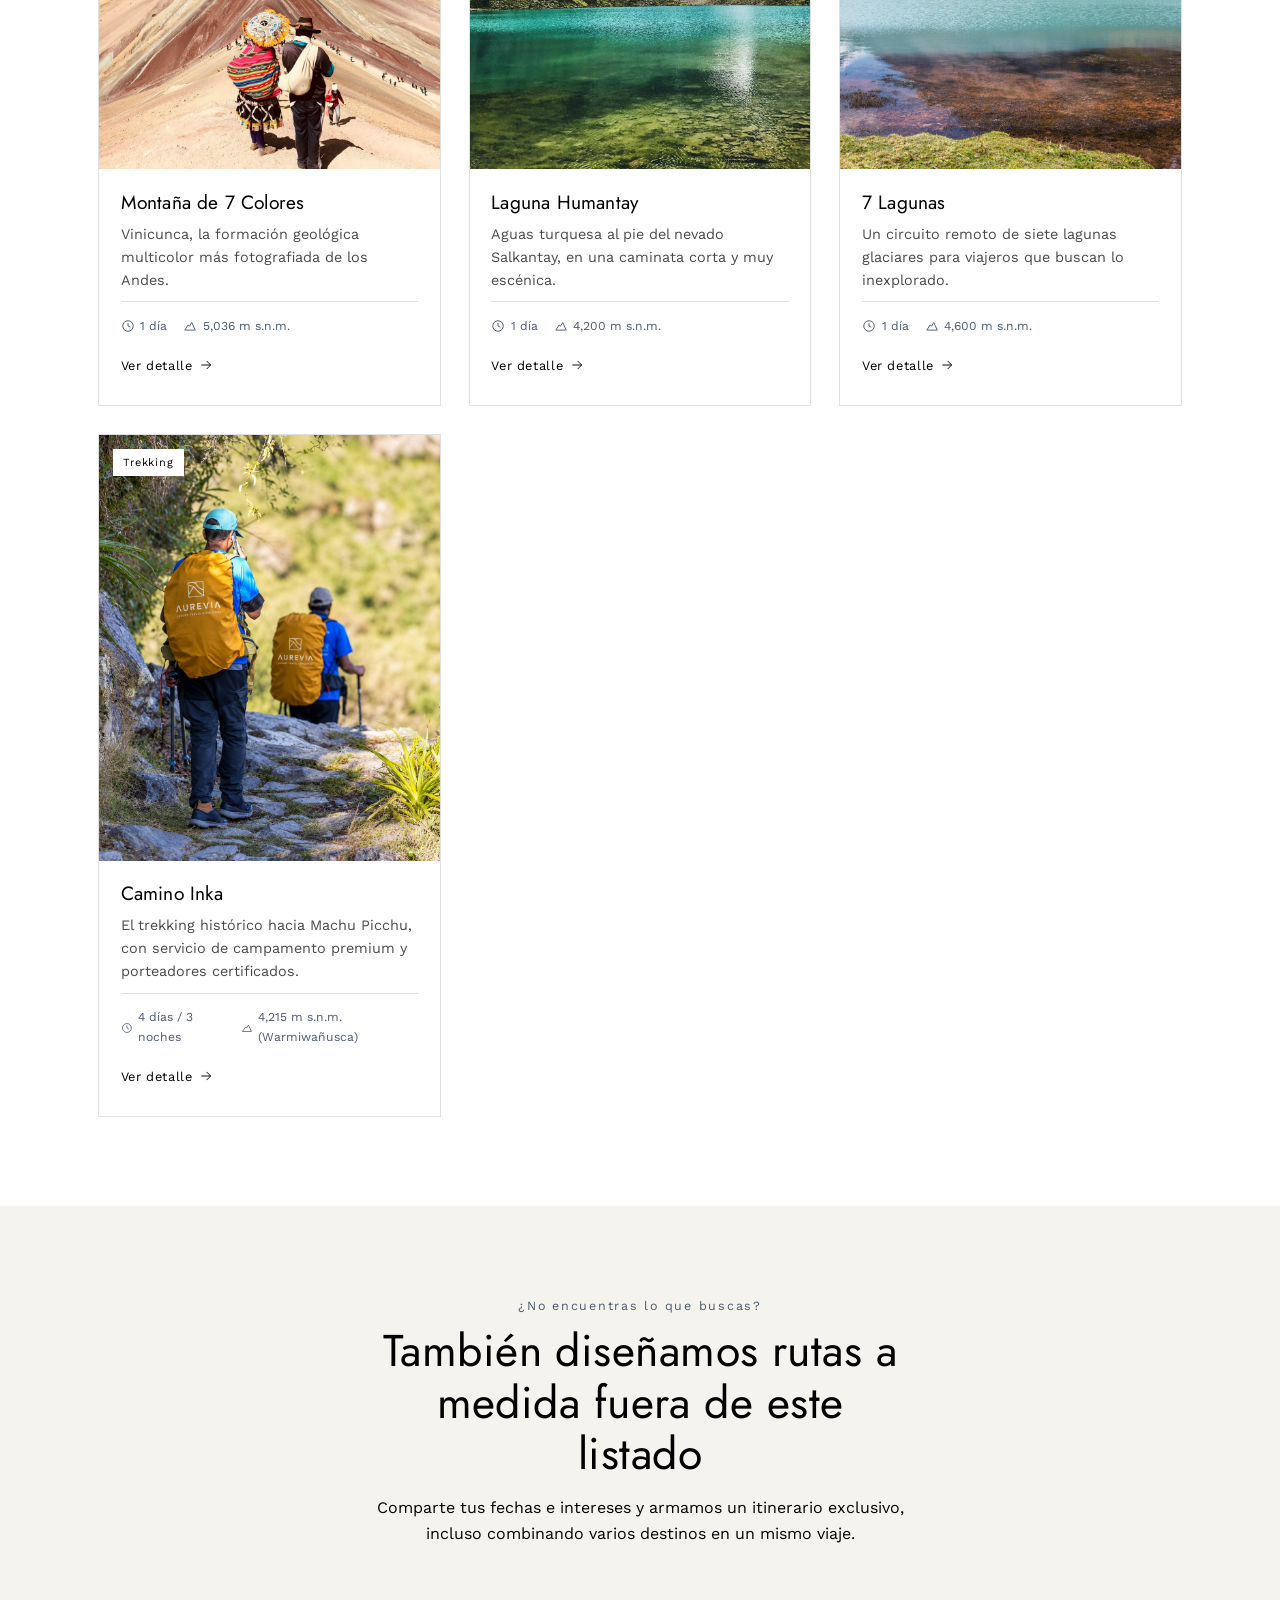
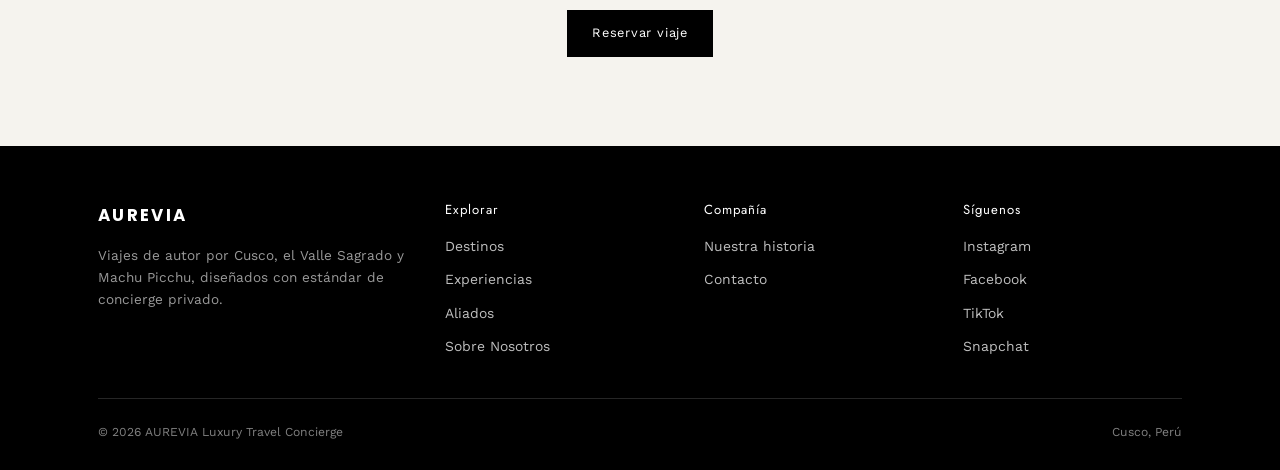
<file: destinos.html>
<!DOCTYPE html>
<html lang="es">
<head>
<meta charset="UTF-8">
<meta name="viewport" content="width=device-width, initial-scale=1.0">
<title>Destinos — AUREVIA Luxury Travel Concierge</title>
<meta name="description" content="Cusco, el Valle Sagrado, Machu Picchu y otros destinos andinos diseñados por AUREVIA para viajes de autor.">
<link rel="canonical" href="https://aurevia-luxury.com/destinos.html">
<meta name="theme-color" content="#4C5A6F">
<meta property="og:type" content="website">
<meta property="og:site_name" content="AUREVIA Luxury Travel Concierge">
<meta property="og:title" content="Destinos — AUREVIA Luxury Travel Concierge">
<meta property="og:description" content="Cusco, el Valle Sagrado, Machu Picchu y otros destinos andinos diseñados por AUREVIA para viajes de autor.">
<meta property="og:url" content="https://aurevia-luxury.com/destinos.html">
<meta property="og:image" content="https://aurevia-luxury.com/img/hero-portada-01.jpg">
<meta property="og:locale" content="es_PE">
<meta name="twitter:card" content="summary_large_image">
<link rel="icon" href="data:,">
<link rel="preconnect" href="https://fonts.googleapis.com">
<link rel="preconnect" href="https://fonts.gstatic.com" crossorigin>
<link rel="stylesheet" href="https://fonts.googleapis.com/css2?family=Jost:wght@300;400;500&family=Poppins:wght@600;700&family=Work+Sans:wght@400;500;600&display=swap">
<link rel="stylesheet" href="css/style.css">
</head>
<body>

<header class="site-header">
  <div class="container">
    <a href="index.html" class="logo">
      <span class="logo-mark"></span>
      <span class="logo-text">
        <span class="logo-word">AUREVIA</span>
        <span class="logo-tag">LUXURY TRAVEL CONCIERGE</span>
      </span>
    </a>
    <nav class="main-nav">
      <a href="index.html" data-i18n="nav_inicio">Inicio</a>
      <a href="destinos.html" aria-current="page" data-i18n="nav_destinos">Destinos</a>
      <a href="experiencias.html" data-i18n="nav_experiencias">Experiencias</a>
      <a href="aliados.html" data-i18n="nav_aliados">Aliados</a>
      <a href="sobre-nosotros.html" data-i18n="nav_nosotros">Sobre Nosotros</a>
      <a href="index.html#contacto" data-i18n="nav_contacto">Contacto</a>
    </nav>
    <div class="header-actions">
      <div class="lang-toggle">
        <button type="button" data-lang="es">ES</button>
        <button type="button" data-lang="en">EN</button>
      </div>
      <a href="index.html#contacto" class="btn" data-i18n="cta_reservar">Reservar viaje</a>
      <button class="nav-toggle" data-i18n-aria="aria_abrir_menu" aria-label="Abrir menú" aria-expanded="false"></button>
    </div>
  </div>
</header>

<main>
  <section class="page-hero">
    <div class="brand-curve">
      <svg viewBox="0 0 1200 500" preserveAspectRatio="none">
        <path d="M-100 500 C 200 250, 500 550, 900 300 S 1300 200 1300 200 V500 Z" fill="#4C5A6F" opacity="0.35"/>
      </svg>
    </div>
    <div class="container">
      <span class="section-kicker" data-i18n="nav_destinos">Destinos</span>
      <h1 data-i18n="destinos_hero_title">Siete lugares, un mismo estándar de servicio</h1>
      <p class="lede" style="color:rgba(255,255,255,.78);max-width:56ch;margin-top:1rem" data-i18n="destinos_hero_lede">Desde Cusco Ciudad hasta el Camino Inka: cada destino se recorre con guía privado, transporte dedicado y tiempos pensados para viajar sin prisa.</p>
      <div class="filter-row" data-filter-for="destinos-grid"></div>
    </div>
  </section>

  <section>
    <div class="container">
      <div class="card-grid" id="destinos-grid"></div>
    </div>
  </section>

  <section class="bg-ivory">
    <div class="container center-head">
      <span class="section-kicker" data-i18n="destinos_cta_kicker">¿No encuentras lo que buscas?</span>
      <h2 data-i18n="destinos_cta_title">También diseñamos rutas a medida fuera de este listado</h2>
      <p style="margin-inline:auto;margin-top:1rem" data-i18n="destinos_cta_text">Comparte tus fechas e intereses y armamos un itinerario exclusivo, incluso combinando varios destinos en un mismo viaje.</p>
      <a href="index.html#contacto" class="btn mt-lg" data-i18n="cta_reservar">Reservar viaje</a>
    </div>
  </section>
</main>

<footer class="site-footer">
  <div class="container">
    <div class="footer-grid">
      <div class="footer-brand">
        <span class="logo-word" style="color:#fff">AUREVIA</span>
        <p data-i18n="footer_tagline">Viajes de autor por Cusco, el Valle Sagrado y Machu Picchu, diseñados con estándar de concierge privado.</p>
      </div>
      <div>
        <h4 data-i18n="footer_explorar">Explorar</h4>
        <ul>
          <li><a href="destinos.html" data-i18n="nav_destinos">Destinos</a></li>
          <li><a href="experiencias.html" data-i18n="nav_experiencias">Experiencias</a></li>
          <li><a href="aliados.html" data-i18n="nav_aliados">Aliados</a></li>
          <li><a href="sobre-nosotros.html" data-i18n="nav_nosotros">Sobre Nosotros</a></li>
        </ul>
      </div>
      <div>
        <h4 data-i18n="footer_compania">Compañía</h4>
        <ul>
          <li><a href="sobre-nosotros.html" data-i18n="footer_historia">Nuestra historia</a></li>
          <li><a href="index.html#contacto" data-i18n="nav_contacto">Contacto</a></li>
        </ul>
      </div>
      <div>
        <h4 data-i18n="footer_seguenos">Síguenos</h4>
        <ul>
          <li><a href="#">Instagram</a></li>
          <li><a href="#">Facebook</a></li>
          <li><a href="#">TikTok</a></li>
          <li><a href="#">Snapchat</a></li>
        </ul>
      </div>
    </div>
    <div class="footer-bottom">
      <span>© <span data-year></span> AUREVIA Luxury Travel Concierge</span>
      <span data-i18n="footer_location">Cusco, Perú</span>
    </div>
  </div>
</footer>

<div class="modal-overlay" id="detail-modal"><div class="modal"></div></div>

<a href="https://wa.me/51978276600?text=Hola%20AUREVIA%2C%20quisiera%20más%20información%20sobre%20un%20viaje"
   target="_blank" rel="noopener" class="whatsapp-float" aria-label="WhatsApp"></a>

<script src="js/icons.js"></script>
<script src="js/data.js"></script>
<script src="js/img-seo.js"></script>
<script src="js/main.js"></script>
</body>
</html>
</file>
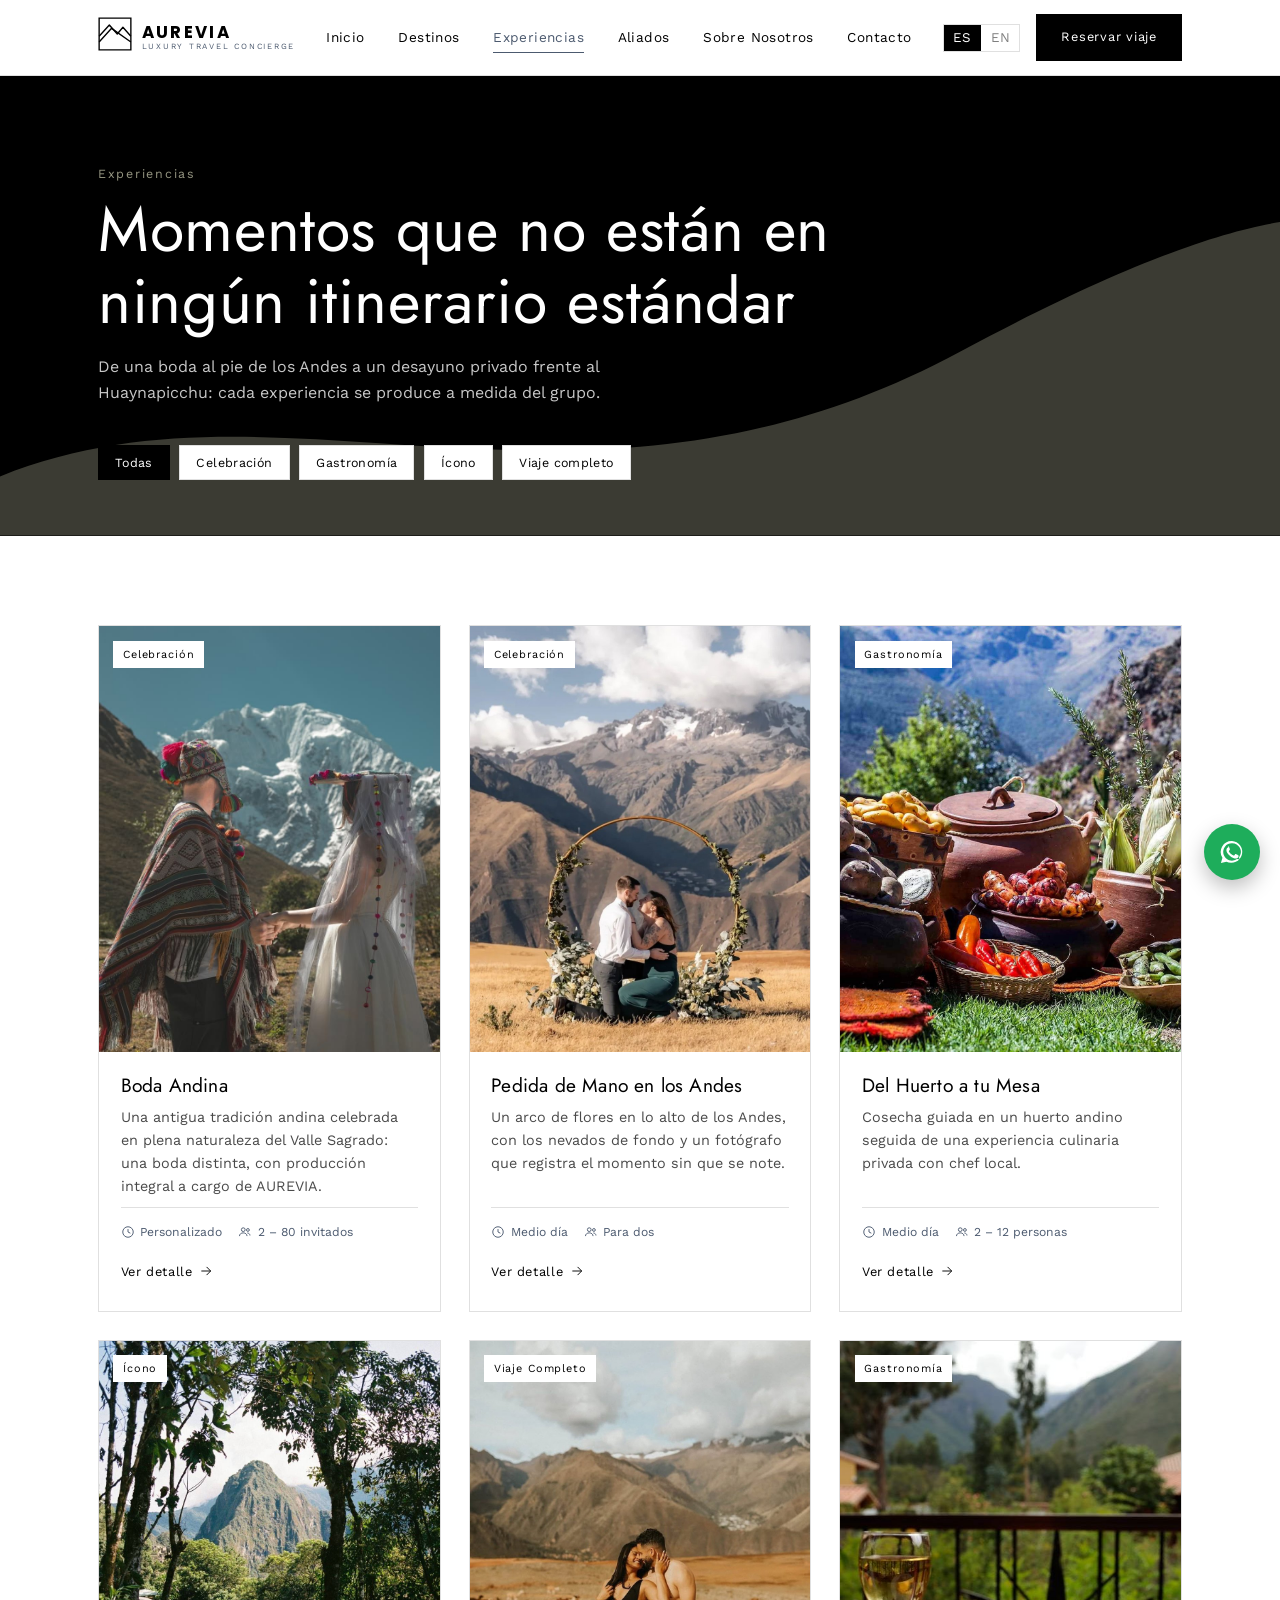
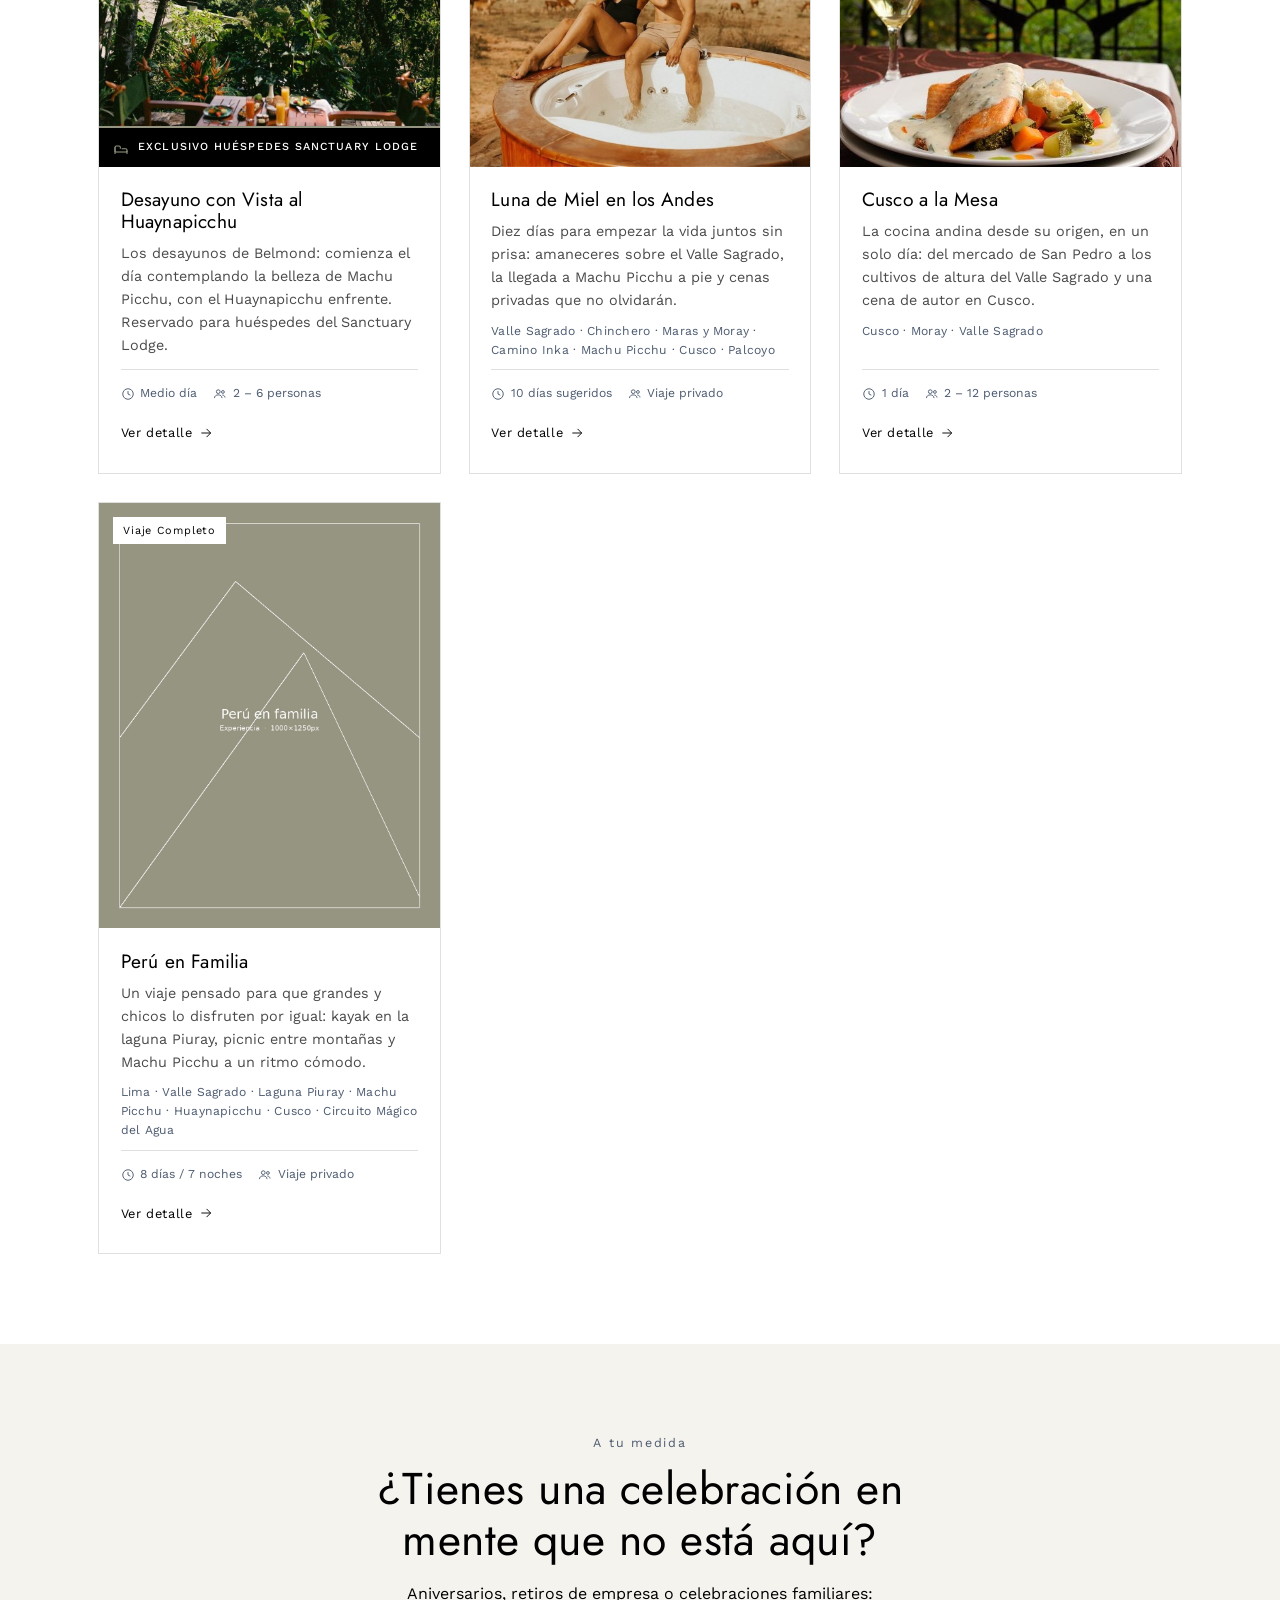
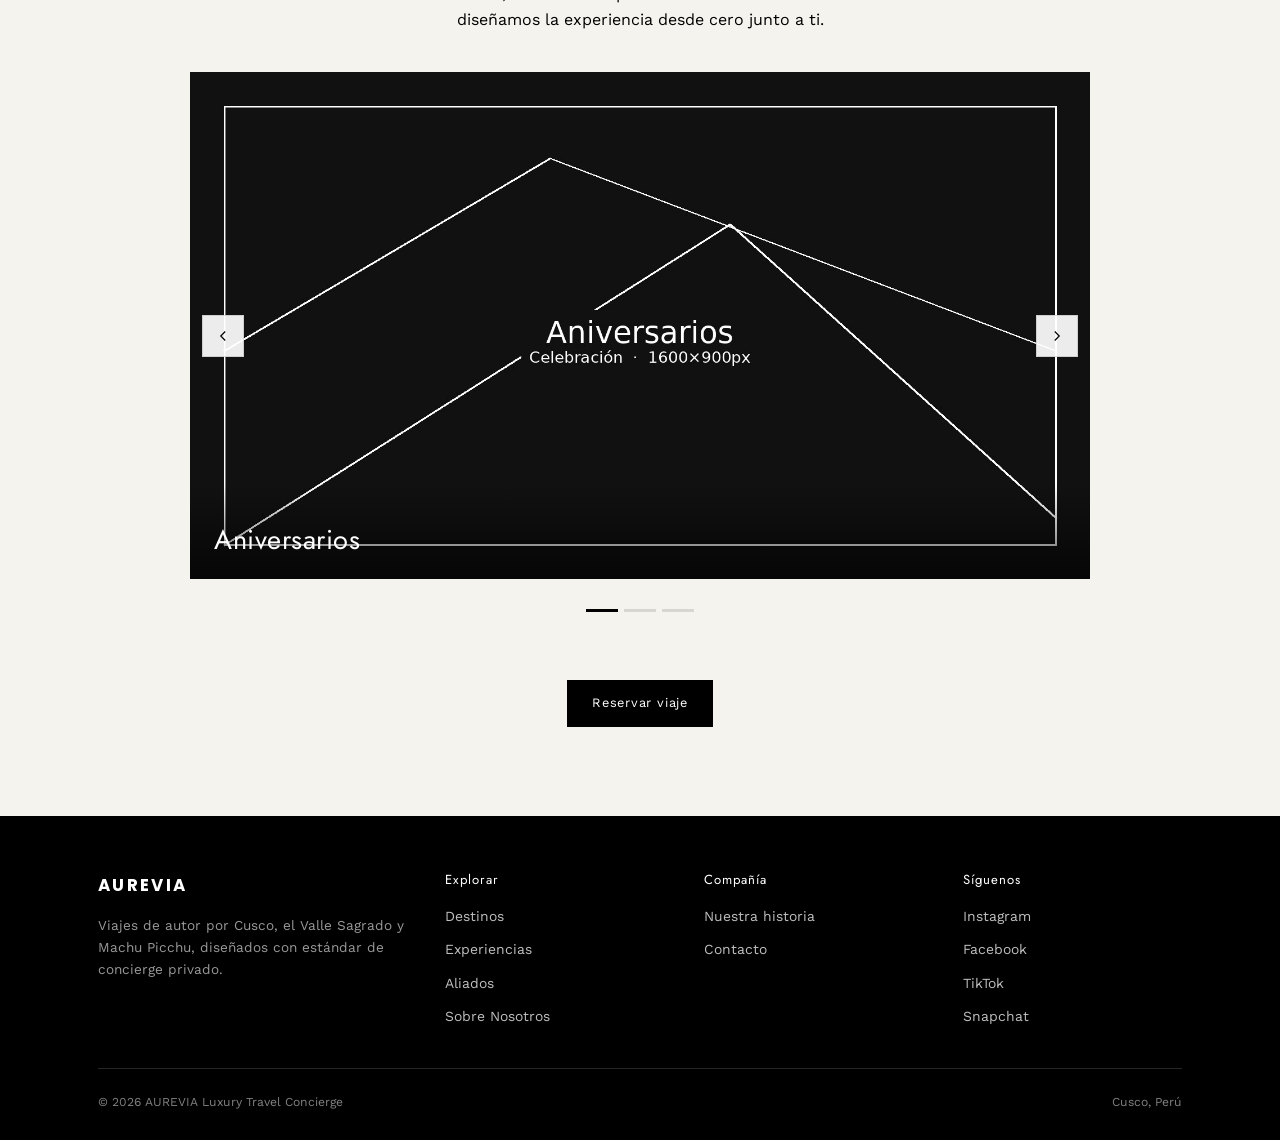
<file: experiencias.html>
<!DOCTYPE html>
<html lang="es">
<head>
<meta charset="UTF-8">
<meta name="viewport" content="width=device-width, initial-scale=1.0">
<title>Experiencias — AUREVIA Luxury Travel Concierge</title>
<meta name="description" content="Bodas andinas, experiencias gastronómicas y momentos exclusivos diseñados por AUREVIA en Cusco y el Valle Sagrado.">
<link rel="canonical" href="https://aurevia-luxury.com/experiencias.html">
<meta name="theme-color" content="#4C5A6F">
<meta property="og:type" content="website">
<meta property="og:site_name" content="AUREVIA Luxury Travel Concierge">
<meta property="og:title" content="Experiencias — AUREVIA Luxury Travel Concierge">
<meta property="og:description" content="Bodas andinas, experiencias gastronómicas y momentos exclusivos diseñados por AUREVIA en Cusco y el Valle Sagrado.">
<meta property="og:url" content="https://aurevia-luxury.com/experiencias.html">
<meta property="og:image" content="https://aurevia-luxury.com/img/hero-portada-01.jpg">
<meta property="og:locale" content="es_PE">
<meta name="twitter:card" content="summary_large_image">
<link rel="icon" href="data:,">
<link rel="preconnect" href="https://fonts.googleapis.com">
<link rel="preconnect" href="https://fonts.gstatic.com" crossorigin>
<link rel="stylesheet" href="https://fonts.googleapis.com/css2?family=Jost:wght@300;400;500&family=Poppins:wght@600;700&family=Work+Sans:wght@400;500;600&display=swap">
<link rel="stylesheet" href="css/style.css">
</head>
<body>

<header class="site-header">
  <div class="container">
    <a href="index.html" class="logo">
      <span class="logo-mark"></span>
      <span class="logo-text">
        <span class="logo-word">AUREVIA</span>
        <span class="logo-tag">LUXURY TRAVEL CONCIERGE</span>
      </span>
    </a>
    <nav class="main-nav">
      <a href="index.html" data-i18n="nav_inicio">Inicio</a>
      <a href="destinos.html" data-i18n="nav_destinos">Destinos</a>
      <a href="experiencias.html" aria-current="page" data-i18n="nav_experiencias">Experiencias</a>
      <a href="aliados.html" data-i18n="nav_aliados">Aliados</a>
      <a href="sobre-nosotros.html" data-i18n="nav_nosotros">Sobre Nosotros</a>
      <a href="index.html#contacto" data-i18n="nav_contacto">Contacto</a>
    </nav>
    <div class="header-actions">
      <div class="lang-toggle">
        <button type="button" data-lang="es">ES</button>
        <button type="button" data-lang="en">EN</button>
      </div>
      <a href="index.html#contacto" class="btn" data-i18n="cta_reservar">Reservar viaje</a>
      <button class="nav-toggle" data-i18n-aria="aria_abrir_menu" aria-label="Abrir menú" aria-expanded="false"></button>
    </div>
  </div>
</header>

<main>
  <section class="page-hero">
    <div class="brand-curve">
      <svg viewBox="0 0 1200 500" preserveAspectRatio="none">
        <path d="M-100 500 C 200 250, 500 550, 900 300 S 1300 200 1300 200 V500 Z" fill="#959581" opacity="0.4"/>
      </svg>
    </div>
    <div class="container">
      <span class="section-kicker" data-i18n="nav_experiencias">Experiencias</span>
      <h1 data-i18n="experiencias_hero_title">Momentos que no están en ningún itinerario estándar</h1>
      <p class="lede" style="color:rgba(255,255,255,.78);max-width:56ch;margin-top:1rem" data-i18n="experiencias_hero_lede">De una boda al pie de los Andes a un desayuno privado frente al Huaynapicchu: cada experiencia se produce a medida del grupo.</p>
      <div class="filter-row" data-filter-for="experiencias-grid"></div>
    </div>
  </section>

  <section>
    <div class="container">
      <div class="card-grid" id="experiencias-grid"></div>
    </div>
  </section>

  <section class="bg-ivory">
    <div class="container center-head">
      <span class="section-kicker" data-i18n="experiencias_cta_kicker">A tu medida</span>
      <h2 data-i18n="experiencias_cta_title">¿Tienes una celebración en mente que no está aquí?</h2>
      <p style="margin-inline:auto;margin-top:1rem" data-i18n="experiencias_cta_text">Aniversarios, retiros de empresa o celebraciones familiares: diseñamos la experiencia desde cero junto a ti.</p>
    </div>
    <div class="container">
      <div class="celebration-carousel" role="region" aria-roledescription="carousel" data-i18n-aria="aria_celebraciones" aria-label="Celebraciones a medida">
        <div class="cc-track">
          <figure class="cc-slide">
            <img src="img/celebracion-aniversarios-01.jpg" width="1600" height="900" loading="lazy" decoding="async" data-i18n-alt="cel_aniversarios" alt="Aniversarios">
            <figcaption data-i18n="cel_aniversarios">Aniversarios</figcaption>
          </figure>
          <figure class="cc-slide">
            <img src="img/celebracion-retiros-empresa-01.jpg" width="1600" height="900" loading="lazy" decoding="async" data-i18n-alt="cel_retiros" alt="Retiros de empresa">
            <figcaption data-i18n="cel_retiros">Retiros de empresa</figcaption>
          </figure>
          <figure class="cc-slide">
            <img src="img/celebracion-familiares-01.jpg" width="1600" height="900" loading="lazy" decoding="async" data-i18n-alt="cel_familiares" alt="Celebraciones familiares">
            <figcaption data-i18n="cel_familiares">Celebraciones familiares</figcaption>
          </figure>
        </div>
        <button type="button" class="cc-btn cc-prev" data-i18n-aria="aria_anterior" aria-label="Anterior"></button>
        <button type="button" class="cc-btn cc-next" data-i18n-aria="aria_siguiente" aria-label="Siguiente"></button>
        <div class="cc-dots"></div>
      </div>
    </div>
    <div class="container center-head">
      <a href="index.html#contacto" class="btn mt-lg" data-i18n="cta_reservar">Reservar viaje</a>
    </div>
  </section>
</main>

<footer class="site-footer">
  <div class="container">
    <div class="footer-grid">
      <div class="footer-brand">
        <span class="logo-word" style="color:#fff">AUREVIA</span>
        <p data-i18n="footer_tagline">Viajes de autor por Cusco, el Valle Sagrado y Machu Picchu, diseñados con estándar de concierge privado.</p>
      </div>
      <div>
        <h4 data-i18n="footer_explorar">Explorar</h4>
        <ul>
          <li><a href="destinos.html" data-i18n="nav_destinos">Destinos</a></li>
          <li><a href="experiencias.html" data-i18n="nav_experiencias">Experiencias</a></li>
          <li><a href="aliados.html" data-i18n="nav_aliados">Aliados</a></li>
          <li><a href="sobre-nosotros.html" data-i18n="nav_nosotros">Sobre Nosotros</a></li>
        </ul>
      </div>
      <div>
        <h4 data-i18n="footer_compania">Compañía</h4>
        <ul>
          <li><a href="sobre-nosotros.html" data-i18n="footer_historia">Nuestra historia</a></li>
          <li><a href="index.html#contacto" data-i18n="nav_contacto">Contacto</a></li>
        </ul>
      </div>
      <div>
        <h4 data-i18n="footer_seguenos">Síguenos</h4>
        <ul>
          <li><a href="#">Instagram</a></li>
          <li><a href="#">Facebook</a></li>
          <li><a href="#">TikTok</a></li>
          <li><a href="#">Snapchat</a></li>
        </ul>
      </div>
    </div>
    <div class="footer-bottom">
      <span>© <span data-year></span> AUREVIA Luxury Travel Concierge</span>
      <span data-i18n="footer_location">Cusco, Perú</span>
    </div>
  </div>
</footer>

<div class="modal-overlay" id="detail-modal"><div class="modal"></div></div>

<a href="https://wa.me/51978276600?text=Hola%20AUREVIA%2C%20quisiera%20más%20información%20sobre%20un%20viaje"
   target="_blank" rel="noopener" class="whatsapp-float" aria-label="WhatsApp"></a>

<script src="js/icons.js"></script>
<script src="js/data.js"></script>
<script src="js/img-seo.js"></script>
<script src="js/main.js"></script>
</body>
</html>
</file>
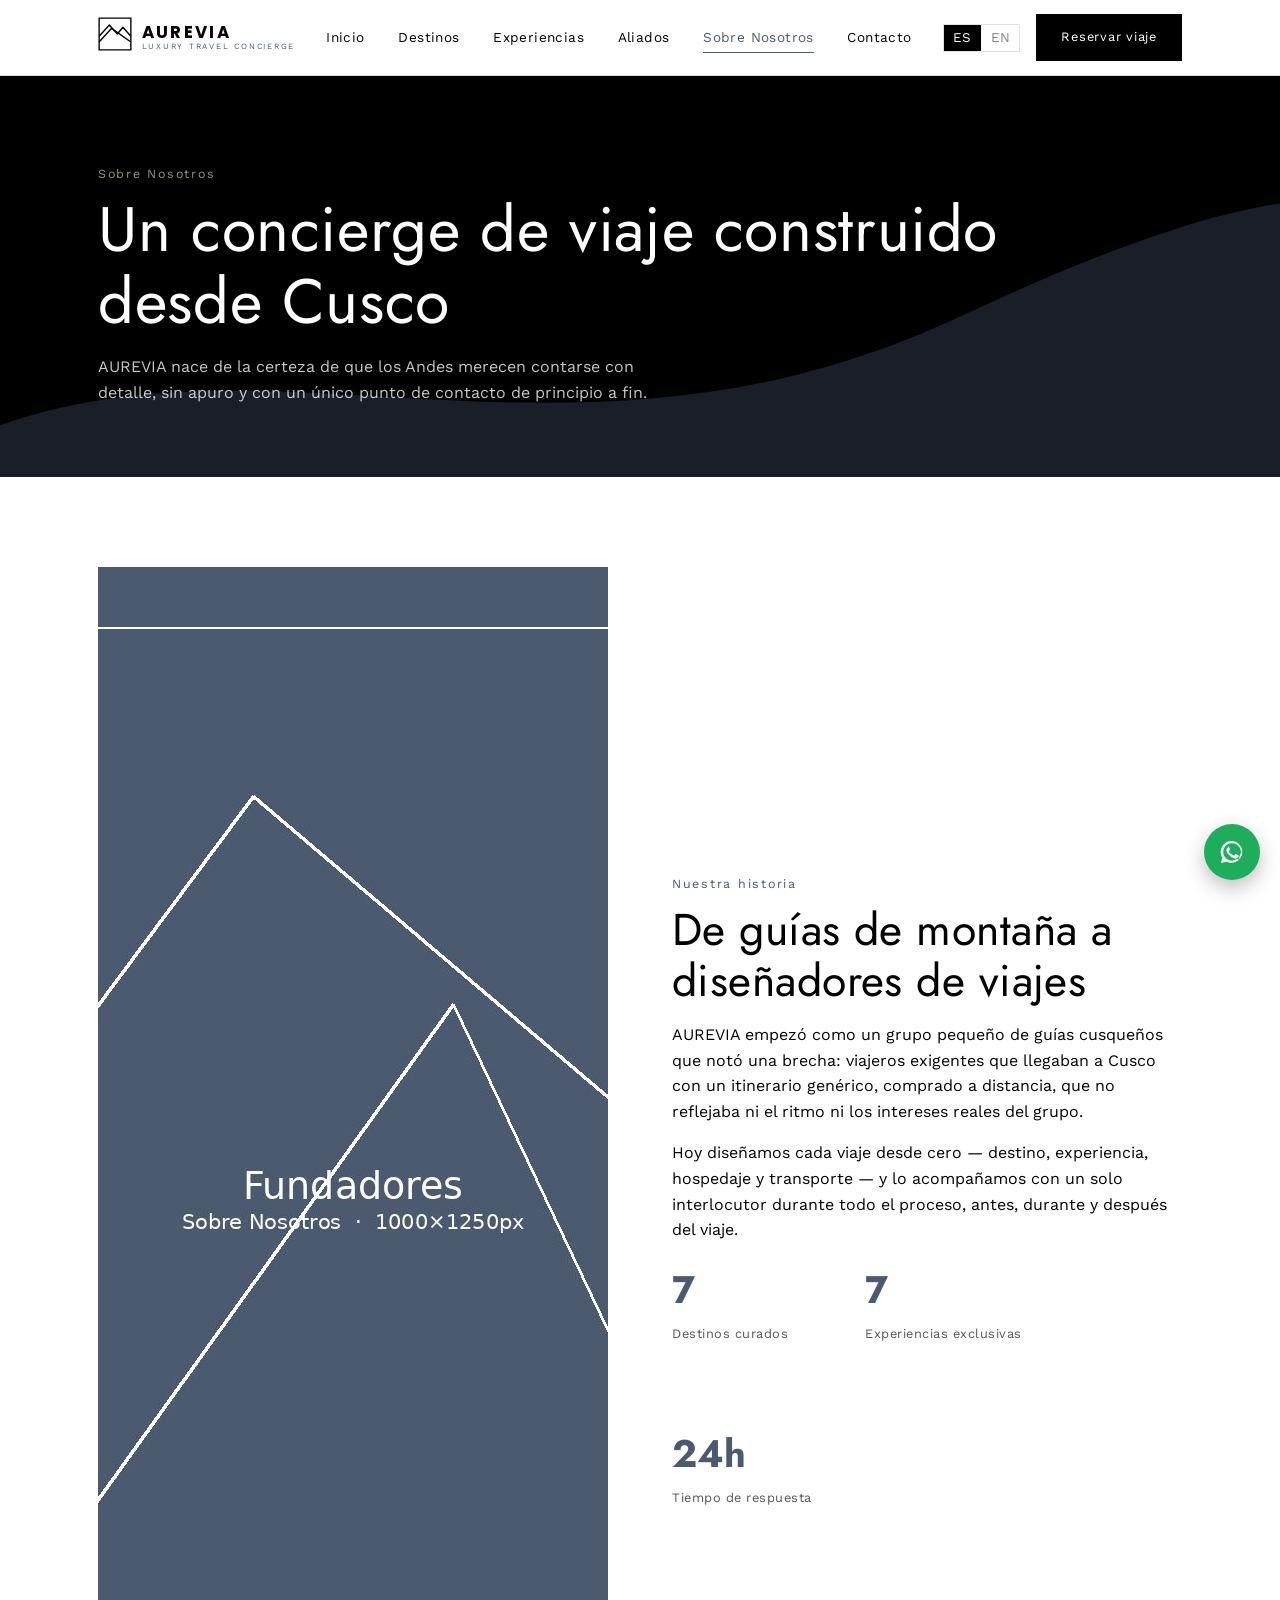
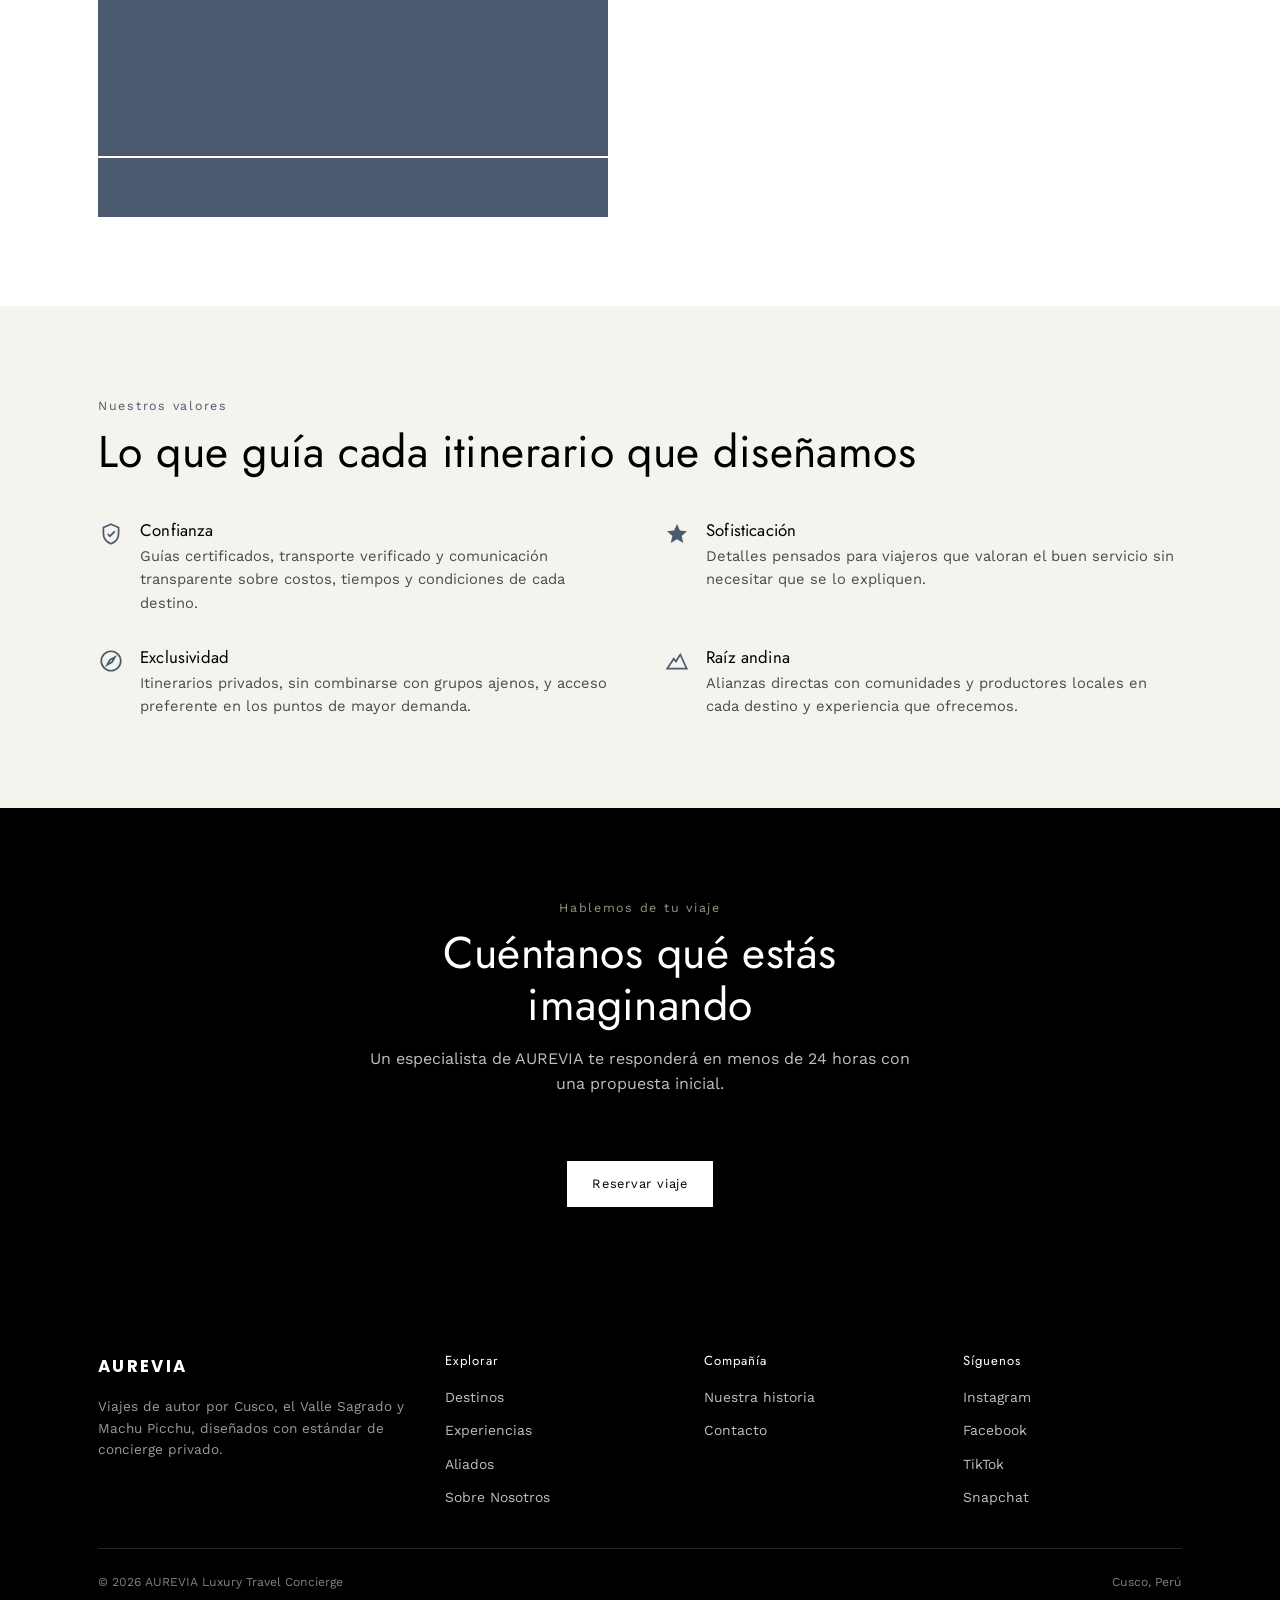
<file: sobre-nosotros.html>
<!DOCTYPE html>
<html lang="es">
<head>
<meta charset="UTF-8">
<meta name="viewport" content="width=device-width, initial-scale=1.0">
<title>Sobre Nosotros — AUREVIA Luxury Travel Concierge</title>
<meta name="description" content="Conoce la historia, los valores y el equipo detrás de AUREVIA, concierge de viajes de lujo en Cusco, Perú.">
<link rel="canonical" href="https://aurevia-luxury.com/sobre-nosotros.html">
<meta name="theme-color" content="#4C5A6F">
<meta property="og:type" content="website">
<meta property="og:site_name" content="AUREVIA Luxury Travel Concierge">
<meta property="og:title" content="Sobre Nosotros — AUREVIA Luxury Travel Concierge">
<meta property="og:description" content="Conoce la historia, los valores y el equipo detrás de AUREVIA, concierge de viajes de lujo en Cusco, Perú.">
<meta property="og:url" content="https://aurevia-luxury.com/sobre-nosotros.html">
<meta property="og:image" content="https://aurevia-luxury.com/img/hero-portada-01.jpg">
<meta property="og:locale" content="es_PE">
<meta name="twitter:card" content="summary_large_image">
<link rel="icon" href="data:,">
<link rel="preconnect" href="https://fonts.googleapis.com">
<link rel="preconnect" href="https://fonts.gstatic.com" crossorigin>
<link rel="stylesheet" href="https://fonts.googleapis.com/css2?family=Jost:wght@300;400;500&family=Poppins:wght@600;700&family=Work+Sans:wght@400;500;600&display=swap">
<link rel="stylesheet" href="css/style.css">
</head>
<body>

<header class="site-header">
  <div class="container">
    <a href="index.html" class="logo">
      <span class="logo-mark"></span>
      <span class="logo-text">
        <span class="logo-word">AUREVIA</span>
        <span class="logo-tag">LUXURY TRAVEL CONCIERGE</span>
      </span>
    </a>
    <nav class="main-nav">
      <a href="index.html" data-i18n="nav_inicio">Inicio</a>
      <a href="destinos.html" data-i18n="nav_destinos">Destinos</a>
      <a href="experiencias.html" data-i18n="nav_experiencias">Experiencias</a>
      <a href="aliados.html" data-i18n="nav_aliados">Aliados</a>
      <a href="sobre-nosotros.html" aria-current="page" data-i18n="nav_nosotros">Sobre Nosotros</a>
      <a href="index.html#contacto" data-i18n="nav_contacto">Contacto</a>
    </nav>
    <div class="header-actions">
      <div class="lang-toggle">
        <button type="button" data-lang="es">ES</button>
        <button type="button" data-lang="en">EN</button>
      </div>
      <a href="index.html#contacto" class="btn" data-i18n="cta_reservar">Reservar viaje</a>
      <button class="nav-toggle" data-i18n-aria="aria_abrir_menu" aria-label="Abrir menú" aria-expanded="false"></button>
    </div>
  </div>
</header>

<main>
  <section class="page-hero">
    <div class="brand-curve">
      <svg viewBox="0 0 1200 500" preserveAspectRatio="none">
        <path d="M-100 500 C 200 250, 500 550, 900 300 S 1300 200 1300 200 V500 Z" fill="#4C5A6F" opacity="0.35"/>
      </svg>
    </div>
    <div class="container">
      <span class="section-kicker" data-i18n="nav_nosotros">Sobre Nosotros</span>
      <h1 data-i18n="about_hero_title">Un concierge de viaje construido desde Cusco</h1>
      <p class="lede" style="color:rgba(255,255,255,.78);max-width:56ch;margin-top:1rem" data-i18n="about_hero_lede">AUREVIA nace de la certeza de que los Andes merecen contarse con detalle, sin apuro y con un único punto de contacto de principio a fin.</p>
    </div>
  </section>

  <section>
    <div class="container split">
      <img src="img/nosotros-fundadores-01.jpg" width="1000" height="1250" loading="lazy" decoding="async" data-seo-alt alt="Equipo de AUREVIA planificando un itinerario de viaje">
      <div>
        <span class="section-kicker" data-i18n="about_history_kicker">Nuestra historia</span>
        <h2 data-i18n="about_history_title">De guías de montaña a diseñadores de viajes</h2>
        <p style="margin-top:1rem" data-i18n="about_history_p1">AUREVIA empezó como un grupo pequeño de guías cusqueños que notó una brecha: viajeros exigentes que llegaban a Cusco con un itinerario genérico, comprado a distancia, que no reflejaba ni el ritmo ni los intereses reales del grupo.</p>
        <p data-i18n="about_history_p2">Hoy diseñamos cada viaje desde cero — destino, experiencia, hospedaje y transporte — y lo acompañamos con un solo interlocutor durante todo el proceso, antes, durante y después del viaje.</p>
        <div class="stat-row">
          <div class="stat"><b data-count="destinos">7</b><span data-i18n="stat_destinos">Destinos curados</span></div>
          <div class="stat"><b data-count="experiencias">6</b><span data-i18n="stat_experiencias">Experiencias exclusivas</span></div>
          <div class="stat"><b>24h</b><span data-i18n="stat_respuesta">Tiempo de respuesta</span></div>
        </div>
      </div>
    </div>
  </section>

  <section class="bg-ivory">
    <div class="container">
      <div class="section-head">
        <div>
          <span class="section-kicker" data-i18n="values_kicker">Nuestros valores</span>
          <h2 data-i18n="values_title">Lo que guía cada itinerario que diseñamos</h2>
        </div>
      </div>
      <div class="value-list" style="grid-template-columns:repeat(2,1fr);display:grid;gap:2rem 3rem">
        <div class="value-item"><span class="ic-shield"></span><div><h3 data-i18n="value1_title">Confianza</h3><p data-i18n="value1_text">Guías certificados, transporte verificado y comunicación transparente sobre costos, tiempos y condiciones de cada destino.</p></div></div>
        <div class="value-item"><span class="ic-star"></span><div><h3 data-i18n="value2_title">Sofisticación</h3><p data-i18n="value2_text">Detalles pensados para viajeros que valoran el buen servicio sin necesitar que se lo expliquen.</p></div></div>
        <div class="value-item"><span class="ic-compass"></span><div><h3 data-i18n="value3_title">Exclusividad</h3><p data-i18n="value3_text">Itinerarios privados, sin combinarse con grupos ajenos, y acceso preferente en los puntos de mayor demanda.</p></div></div>
        <div class="value-item"><span class="ic-mountain"></span><div><h3 data-i18n="value4_title">Raíz andina</h3><p data-i18n="value4_text">Alianzas directas con comunidades y productores locales en cada destino y experiencia que ofrecemos.</p></div></div>
      </div>
    </div>
  </section>

  <section class="bg-black text-center">
    <div class="container center-head">
      <span class="section-kicker" style="color:var(--c-olive)" data-i18n="closing_kicker">Hablemos de tu viaje</span>
      <h2 style="color:#fff" data-i18n="closing_title">Cuéntanos qué estás imaginando</h2>
      <p style="color:rgba(255,255,255,.75);margin-inline:auto;margin-top:1rem" data-i18n="closing_text">Un especialista de AUREVIA te responderá en menos de 24 horas con una propuesta inicial.</p>
      <a href="index.html#contacto" class="btn btn-light mt-lg" data-i18n="cta_reservar">Reservar viaje</a>
    </div>
  </section>
</main>

<footer class="site-footer">
  <div class="container">
    <div class="footer-grid">
      <div class="footer-brand">
        <span class="logo-word" style="color:#fff">AUREVIA</span>
        <p data-i18n="footer_tagline">Viajes de autor por Cusco, el Valle Sagrado y Machu Picchu, diseñados con estándar de concierge privado.</p>
      </div>
      <div>
        <h4 data-i18n="footer_explorar">Explorar</h4>
        <ul>
          <li><a href="destinos.html" data-i18n="nav_destinos">Destinos</a></li>
          <li><a href="experiencias.html" data-i18n="nav_experiencias">Experiencias</a></li>
          <li><a href="aliados.html" data-i18n="nav_aliados">Aliados</a></li>
          <li><a href="sobre-nosotros.html" data-i18n="nav_nosotros">Sobre Nosotros</a></li>
        </ul>
      </div>
      <div>
        <h4 data-i18n="footer_compania">Compañía</h4>
        <ul>
          <li><a href="sobre-nosotros.html" data-i18n="footer_historia">Nuestra historia</a></li>
          <li><a href="index.html#contacto" data-i18n="nav_contacto">Contacto</a></li>
        </ul>
      </div>
      <div>
        <h4 data-i18n="footer_seguenos">Síguenos</h4>
        <ul>
          <li><a href="#">Instagram</a></li>
          <li><a href="#">Facebook</a></li>
          <li><a href="#">TikTok</a></li>
          <li><a href="#">Snapchat</a></li>
        </ul>
      </div>
    </div>
    <div class="footer-bottom">
      <span>© <span data-year></span> AUREVIA Luxury Travel Concierge</span>
      <span data-i18n="footer_location">Cusco, Perú</span>
    </div>
  </div>
</footer>

<a href="https://wa.me/51978276600?text=Hola%20AUREVIA%2C%20quisiera%20más%20información%20sobre%20un%20viaje"
   target="_blank" rel="noopener" class="whatsapp-float" aria-label="WhatsApp"></a>

<script src="js/icons.js"></script>
<script src="js/data.js"></script>
<script src="js/img-seo.js"></script>
<script src="js/main.js"></script>
<script>
  document.querySelector(".ic-shield").innerHTML = ICONS.shield;
  document.querySelector(".ic-star").innerHTML = ICONS.star;
  document.querySelector(".ic-compass").innerHTML = ICONS.compass;
  document.querySelector(".ic-mountain").innerHTML = ICONS.mountain;
</script>
</body>
</html>
</file>
<file: css/style.css>
/* =========================================================
   AUREVIA — Luxury Travel Concierge
   Sistema de diseño basado en MANUAL_DE_IDENTIDAD_CORPORATIVA
   ========================================================= */

/* ---- Fuentes (sustitutas libres — ver README.md) ---- */

:root{
  /* Paleta oficial del manual (pág. 7-8) */
  --c-black:      #000000;   /* Pantone Black 6C */
  --c-white:      #FFFFFF;
  --c-blue:       #4C5A6F;   /* Azul acero — Pantone 7694 U */
  --c-olive:      #959581;   /* Verde oliva — Pantone 5767 U */

  /* Neutros de soporte (no oficiales, solo para superficies/UI) */
  --c-ivory:      #F5F3EE;   /* fondo cálido, como en las láminas del manual */
  --c-ivory-2:    #EAE7DE;
  --c-line:       rgba(0,0,0,.12);
  --c-blue-10:    rgba(76,90,111,.08);
  --c-olive-10:   rgba(149,149,129,.14);

  /* Tipografía */
  --f-logo:     'Poppins', sans-serif;      /* reemplazo temporal de Circular Std Medium (uso exclusivo del logo) */
  --f-heading:  'Jost', sans-serif;         /* reemplazo temporal de Louis George Cafe Light */
  --f-body:     'Work Sans', sans-serif;    /* reemplazo temporal de Apercu Pro */

  /* Escala tipográfica */
  --step-1: clamp(2.6rem, 2rem + 2.4vw, 4.6rem);   /* H1 hero */
  --step-2: clamp(1.9rem, 1.5rem + 1.6vw, 3rem);   /* H2 sección */
  --step-3: clamp(1.3rem, 1.1rem + .6vw, 1.7rem);  /* H3 tarjeta */
  --step-0: 1rem;
  --step--1: .875rem;

  /* Layout */
  --container: 1180px;
  --gutter: clamp(1.25rem, 4vw, 3rem);
  --radius: 2px; /* la marca es angular — sin esquinas redondeadas */

  --ease: cubic-bezier(.4,0,.2,1);
  --ease-out: cubic-bezier(.16,.8,.24,1); /* entradas: arranca rápido y frena suave */
}

*,*::before,*::after{ box-sizing:border-box; }
html{ scroll-behavior:smooth; }
/* Red de seguridad: cualquier ícono SVG inyectado por JS que no tenga
   una regla de tamaño más específica cae aquí, en vez de renderizar
   al tamaño por defecto del navegador (300×150) y romper el layout. */
svg{ width:1em; height:1em; }
body{
  margin:0;
  font-family:var(--f-body);
  color:var(--c-black);
  background:var(--c-white);
  line-height:1.6;
  -webkit-font-smoothing:antialiased;
}
img{ max-width:100%; display:block; }
a{ color:inherit; text-decoration:none; }
ul{ list-style:none; margin:0; padding:0; }
button{ font-family:inherit; cursor:pointer; }
input,select,textarea{ font-family:inherit; font-size:1rem; }

.container{
  width:100%;
  max-width:var(--container);
  margin-inline:auto;
  padding-inline:var(--gutter);
}

h1,h2,h3,h4{
  font-family:var(--f-heading);
  font-weight:400;
  line-height:1.15;
  margin:0;
  letter-spacing:.01em;
}
h1{ font-size:var(--step-1); }
h2{ font-size:var(--step-2); }
h3{ font-size:var(--step-3); }
p{ margin:0 0 1rem; max-width:62ch; }

:focus-visible{ outline:2px solid var(--c-blue); outline-offset:3px; }

@media (prefers-reduced-motion: reduce){
  *{ animation-duration:.001ms !important; transition-duration:.001ms !important; scroll-behavior:auto !important; }
}

/* ---------- Motivo de marca: curva orgánica (pág. 4-5 del manual) ---------- */
.brand-curve{
  position:absolute; inset:0; overflow:hidden; pointer-events:none; z-index:0;
}
.brand-curve svg{ position:absolute; width:100%; height:100%; }

/* ---------- Header ---------- */
.site-header{
  position:sticky; top:0; z-index:40;
  border-bottom:1px solid var(--c-line);
  transition:box-shadow .2s var(--ease);
}
/* Fondo + blur en un pseudo-elemento: si backdrop-filter va en el propio header,
   éste pasa a ser el "containing block" de .main-nav (position:fixed) y el menú
   móvil se queda sin altura/fondo (se ve transparente en Android). */
.site-header::before{
  content:""; position:absolute; inset:0; z-index:-1; pointer-events:none;
  background:rgba(255,255,255,.97);
  -webkit-backdrop-filter:blur(8px); backdrop-filter:blur(8px);
}
.site-header.is-scrolled{ box-shadow:0 6px 18px rgba(0,0,0,.08); }
.site-header .container{
  display:flex; align-items:center; justify-content:space-between;
  padding-block:.9rem;
}
.logo{ display:flex; align-items:center; gap:.6rem; }
.logo svg{ width:34px; height:34px; flex:none; }
.logo-text{ display:flex; flex-direction:column; line-height:1; }
.logo-word{
  font-family:var(--f-logo); font-weight:700; font-size:1.05rem;
  letter-spacing:.14em; color:var(--c-black);
}
.logo-tag{
  font-family:var(--f-body); font-weight:400; font-size:.5rem;
  letter-spacing:.22em; color:var(--c-blue); margin-top:.15rem;
}
.main-nav{ display:flex; align-items:center; gap:2.1rem; }
.main-nav a{
  font-size:.85rem; letter-spacing:.03em; color:var(--c-black);
  position:relative; padding-block:.3rem;
}
.main-nav a::after{
  content:''; position:absolute; left:0; right:0; bottom:0; height:1px;
  background:var(--c-blue); transform:scaleX(0); transform-origin:left;
  transition:transform .25s var(--ease);
}
.main-nav a:hover::after,
.main-nav a[aria-current="page"]::after{ transform:scaleX(1); }
.main-nav a[aria-current="page"]{ color:var(--c-blue); }

.header-actions{ display:flex; align-items:center; gap:1rem; }
.lang-toggle{
  display:flex; border:1px solid var(--c-line); font-size:.72rem; letter-spacing:.05em;
}
.lang-toggle button{
  background:none; border:0; padding:.35rem .6rem; color:var(--c-black); opacity:.5;
}
.lang-toggle button.is-active{ opacity:1; background:var(--c-black); color:var(--c-white); }

.btn{
  display:inline-flex; align-items:center; gap:.5rem;
  padding:.75rem 1.5rem; font-size:.8rem; letter-spacing:.06em;
  border:1px solid var(--c-black); background:var(--c-black); color:var(--c-white);
  transition:background .2s var(--ease), color .2s var(--ease), border-color .2s var(--ease);
}
.btn:hover{ background:var(--c-blue); border-color:var(--c-blue); }
.btn.btn-outline{ background:transparent; color:var(--c-black); }
.btn.btn-outline:hover{ background:var(--c-black); color:var(--c-white); }
.btn.btn-light{ background:var(--c-white); color:var(--c-black); border-color:var(--c-white); }
.btn.btn-light:hover{ background:var(--c-olive); border-color:var(--c-olive); color:var(--c-white); }

.nav-toggle{
  display:none; background:none; border:1px solid var(--c-line); width:38px; height:38px;
  align-items:center; justify-content:center; color:var(--c-black);
}
.nav-toggle svg{ width:20px; height:20px; }
.nav-toggle:hover{ background:var(--c-black); color:var(--c-white); border-color:var(--c-black); }

/* ---------- Hero ---------- */
.hero{
  position:relative; overflow:hidden;
  min-height:88vh; display:flex; align-items:flex-end;
  background:var(--c-black); color:var(--c-white);
}
.hero-media{ position:absolute; inset:0; }
.hero-media img{ width:100%; height:100%; object-fit:cover; opacity:.62; }
.hero-media::after{
  content:''; position:absolute; inset:0;
  background:linear-gradient(0deg, rgba(0,0,0,.88) 0%, rgba(0,0,0,.35) 55%, rgba(0,0,0,.25) 100%);
}
.hero-content{ position:relative; z-index:1; padding-block:4rem 3.5rem; }
.hero-eyebrow{
  font-size:.78rem; letter-spacing:.18em; color:var(--c-olive); margin-bottom:1.1rem;
}
.hero h1{ color:var(--c-white); max-width:16ch; }
.hero p.lede{ color:rgba(255,255,255,.82); max-width:46ch; margin-top:1.1rem; font-size:1.05rem; }
.hero-actions{ display:flex; gap:1rem; margin-top:2rem; flex-wrap:wrap; }

/* ---------- Secciones ---------- */
section{ padding-block:clamp(3.5rem, 7vw, 6.5rem); position:relative; }
.section-head{
  display:flex; justify-content:space-between; align-items:flex-end; gap:2rem;
  margin-bottom:2.75rem; flex-wrap:wrap;
}
.section-kicker{ font-size:.78rem; letter-spacing:.14em; color:var(--c-blue); margin-bottom:.6rem; display:block; }
.section-head p{ margin-top:.9rem; color:#444; }
.section-link{ font-size:.85rem; border-bottom:1px solid var(--c-black); padding-bottom:.15rem; white-space:nowrap; }
.section-link:hover{ color:var(--c-blue); border-color:var(--c-blue); }

.bg-ivory{ background:var(--c-ivory); }
.bg-black{ background:var(--c-black); color:var(--c-white); }
.bg-blue{ background:var(--c-blue); color:var(--c-white); }

/* ---------- Grid de tarjetas (destinos / experiencias) ---------- */
.card-grid{
  display:grid; grid-template-columns:repeat(3, 1fr); gap:1.75rem;
}
.card{
  position:relative; background:var(--c-white); border:1px solid var(--c-line);
  display:flex; flex-direction:column; overflow:hidden;
}
.card-media{ position:relative; aspect-ratio:4/5; overflow:hidden; background:var(--c-ivory-2); }
.card-media img{ width:100%; height:100%; object-fit:cover; transition:transform .5s var(--ease); }
.card:hover .card-media img{ transform:scale(1.04); }
.card-tag{
  position:absolute; top:.9rem; left:.9rem; background:var(--c-white);
  font-size:.68rem; letter-spacing:.08em; padding:.3rem .6rem; color:var(--c-black);
  text-transform:capitalize;
}
.card-body{ padding:1.35rem 1.35rem 1.6rem; display:flex; flex-direction:column; gap:.6rem; flex:1; }
.card-body h3{ font-size:1.2rem; }
.card-body p{ font-size:.9rem; color:#4a4a4a; margin-bottom:0; }
.card-meta{
  display:flex; gap:1rem; font-size:.76rem; color:var(--c-blue);
  margin-top:auto; padding-top:.9rem; border-top:1px solid var(--c-line);
}
.card-meta span{ display:flex; align-items:center; gap:.35rem; }
.card-meta svg{ width:14px; height:14px; }
/* Requisito para reservar (campo opcional "requisito"): franja sobre la foto */
.card-req{
  position:absolute; left:0; right:0; bottom:0; z-index:1;
  display:flex; align-items:center; gap:.55rem; padding:.7rem .9rem;
  background:var(--c-black); color:var(--c-white);
  font-size:.68rem; font-weight:500; letter-spacing:.1em; text-transform:uppercase; line-height:1.3;
  border-top:2px solid var(--c-olive);
}
.card-req svg{ width:16px; height:16px; flex:none; color:var(--c-olive); }
/* Ruta de un viaje completo (campo opcional "ruta" en data.js) */
.card-body p.card-route{ font-size:.76rem; letter-spacing:.02em; line-height:1.55; color:var(--c-blue); }
/* Es un <button>: sin este reset se pinta con el borde y fondo gris del navegador */
.card-open{
  margin-top:.4rem; font-size:.8rem; letter-spacing:.05em;
  display:inline-flex; align-items:center; gap:.4rem; align-self:flex-start;
  background:none; border:0; padding:.35rem 0; color:var(--c-black);
  border-bottom:1px solid transparent; transition:border-color .2s var(--ease), color .2s var(--ease);
}
.card-open:hover{ color:var(--c-blue); border-bottom-color:var(--c-blue); }
/* Toda la tarjeta abre la ficha, no solo el texto "Ver detalle" */
.card-open::after{ content:""; position:absolute; inset:0; }
.card-open svg{ width:14px; height:14px; transition:transform .2s var(--ease); }
.card:hover .card-open svg{ transform:translateX(3px); }

/* ---------- Carrusel de aliados ---------- */
.allies-track{
  display:flex; gap:2.5rem; overflow-x:auto; padding-block:.5rem 1rem;
  scroll-snap-type:x mandatory; -webkit-overflow-scrolling:touch;
}
.allies-track::-webkit-scrollbar{ height:4px; }
.allies-track::-webkit-scrollbar-thumb{ background:var(--c-line); }
.ally{
  flex:none; width:190px; scroll-snap-align:start;
  display:flex; flex-direction:column; align-items:center; gap:.7rem;
}
.ally-media{
  width:100%; aspect-ratio:1/1; background:var(--c-ivory);
  display:flex; align-items:center; justify-content:center; overflow:hidden;
}
.ally-media img{ width:100%; height:100%; object-fit:cover; }
.ally span{ font-size:.78rem; letter-spacing:.03em; text-align:center; color:#555; }
.allies-controls{ display:flex; gap:.6rem; margin-top:1rem; }
.allies-controls button{
  width:38px; height:38px; border:1px solid var(--c-line); background:none;
  display:flex; align-items:center; justify-content:center;
}
.allies-controls button svg{ width:16px; height:16px; }
.allies-controls button:hover{ background:var(--c-black); border-color:var(--c-black); color:var(--c-white); }

/* ---------- Sobre nosotros / valores ---------- */
.split{
  display:grid; grid-template-columns:1fr 1fr; gap:clamp(2rem,5vw,5rem); align-items:center;
}
.split img{ width:100%; aspect-ratio:4/5; object-fit:cover; }
.value-list{ display:grid; gap:1.6rem; margin-top:2rem; }
.value-item{ display:flex; gap:1rem; }
.value-item svg{ width:26px; height:26px; flex:none; color:var(--c-blue); }
.value-item h3{ font-size:1.05rem; margin-bottom:.3rem; }
.value-item p{ font-size:.92rem; color:#4a4a4a; margin:0; }

.stat-row{ display:flex; gap:clamp(2rem,6vw,5rem); flex-wrap:wrap; margin-top:1rem; }
.stat b{ display:block; font-family:var(--f-heading); font-size:2.4rem; color:var(--c-blue); }
.stat span{ font-size:.8rem; letter-spacing:.04em; color:#555; }

/* ---------- Formulario de contacto ---------- */
.contact-wrap{ display:grid; grid-template-columns:.9fr 1.1fr; gap:clamp(2rem,5vw,4rem); }
.contact-info h2{ margin-bottom:1rem; }
.contact-list{ display:grid; gap:1.1rem; margin-top:2rem; }
.contact-list li{ display:flex; gap:.8rem; align-items:flex-start; font-size:.92rem; }
.contact-list svg{ width:18px; height:18px; color:var(--c-olive); flex:none; margin-top:.15rem; }
.social-row{ display:flex; gap:.8rem; margin-top:2rem; }
.social-row a{
  width:38px; height:38px; border:1px solid var(--c-line); display:flex;
  align-items:center; justify-content:center; flex:none;
}
.social-row a svg{ width:16px; height:16px; }
.social-row a:hover{ background:var(--c-black); border-color:var(--c-black); color:var(--c-white); }

.form-grid{ display:grid; grid-template-columns:1fr 1fr; gap:1.1rem; }
.form-grid .full{ grid-column:1/-1; }
.field{ display:flex; flex-direction:column; gap:.4rem; }
.field label{ font-size:.76rem; letter-spacing:.04em; color:#444; }
.field.is-required label::after{ content:" *"; color:var(--c-blue); }
.field input, .field select, .field textarea{
  border:1px solid var(--c-line); background:var(--c-white); padding:.75rem .9rem; font-size:.92rem;
}
.field input:focus, .field select:focus, .field textarea:focus{ border-color:var(--c-blue); }
.dynamic-field{ display:none; }
.dynamic-field.is-visible{ display:flex; }
.form-note{ font-size:.78rem; color:#666; margin-top:.75rem; }
.form-success{
  display:none; border:1px solid var(--c-olive); background:var(--c-olive-10);
  padding:1rem 1.2rem; font-size:.9rem; margin-top:1rem;
}
.form-success.is-visible{ display:block; }
.form-success.is-error{ color:#8a2b2b; border-color:#8a2b2b; }
.required-note{ font-size:.76rem; color:#777; margin-top:.9rem; }

/* ---------- Botón flotante de WhatsApp ---------- */
.whatsapp-float{
  position:fixed; right:1.25rem; bottom:1.25rem; z-index:60;
  width:56px; height:56px; border-radius:50%; background:#1EAD5B; color:#fff;
  display:flex; align-items:center; justify-content:center;
  box-shadow:0 8px 20px rgba(0,0,0,.25);
  transition:transform .2s var(--ease);
}
.whatsapp-float svg{ width:28px; height:28px; }
.whatsapp-float:hover{ transform:scale(1.07); }

/* ---------- Footer ---------- */
.site-footer{ background:var(--c-black); color:rgba(255,255,255,.75); padding-block:3.5rem 1.75rem; }
.footer-grid{
  display:grid; grid-template-columns:1.4fr 1fr 1fr 1fr; gap:2.5rem;
  padding-bottom:2.5rem; border-bottom:1px solid rgba(255,255,255,.15);
}
.footer-grid h4{ color:var(--c-white); font-size:.82rem; letter-spacing:.08em; margin-bottom:1.1rem; }
.footer-grid ul{ display:grid; gap:.7rem; font-size:.87rem; }
.footer-grid ul a:hover{ color:var(--c-white); }
.footer-brand p{ font-size:.85rem; margin-top:1rem; color:rgba(255,255,255,.6); }
.footer-bottom{
  display:flex; justify-content:space-between; padding-top:1.5rem; font-size:.76rem;
  color:rgba(255,255,255,.5); flex-wrap:wrap; gap:.6rem;
}

/* ---------- Ficha de destino / experiencia ----------
   Titular arriba, carrusel de fotos con su descripción y el texto debajo. */
.modal-overlay{
  position:fixed; inset:0; background:rgba(0,0,0,.72); z-index:100;
  display:flex; align-items:center; justify-content:center; padding:1.5rem;
  visibility:hidden; opacity:0;
  transition:opacity .35s var(--ease), visibility 0s linear .35s;
}
.modal-overlay.is-open{ visibility:visible; opacity:1; transition:opacity .35s var(--ease), visibility 0s; }
.modal{
  --mp:2.4rem; /* margen interior de la ficha */
  background:var(--c-white); width:min(1000px, 100%); max-height:90vh; overflow-y:auto;
  position:relative; overscroll-behavior:contain;
  transform:translateY(28px); opacity:0;
  transition:transform .6s var(--ease-out), opacity .4s var(--ease);
}
.modal-overlay.is-open .modal{ transform:none; opacity:1; }
[hidden]{ display:none !important; }

/* Aviso de requisito bajo el titular de la ficha */
.modal-req{
  display:flex; gap:.9rem; align-items:flex-start; margin-top:1.2rem;
  background:var(--c-black); color:var(--c-white); padding:1rem 1.2rem;
  border-left:3px solid var(--c-olive);
}
.modal-req svg{ width:22px; height:22px; flex:none; color:var(--c-olive); margin-top:.1rem; }
.modal-req strong{
  display:block; font-size:.7rem; font-weight:500; letter-spacing:.14em; text-transform:uppercase;
  color:var(--c-olive); margin-bottom:.25rem;
}
.modal-req p{ margin:0; max-width:none; font-size:.95rem; line-height:1.5; }
.modal-top{ position:sticky; top:0; z-index:3; height:0; display:flex; justify-content:flex-end; }
.modal-close{
  margin:.9rem .9rem 0 0; width:38px; height:38px; flex:none; background:var(--c-white);
  border:1px solid var(--c-line); display:flex; align-items:center; justify-content:center;
  transition:background .2s var(--ease), color .2s var(--ease), border-color .2s var(--ease);
}
.modal-close svg{ width:16px; height:16px; }
.modal-close:hover{ background:var(--c-black); border-color:var(--c-black); color:var(--c-white); }

.modal-head{ padding:var(--mp) calc(var(--mp) + 3rem) 1.5rem var(--mp); }
.modal-head .card-tag{ position:static; display:inline-block; background:var(--c-ivory); margin-bottom:.9rem; }
.modal-head h3{ font-size:clamp(1.7rem, 1.2rem + 1.8vw, 2.5rem); font-weight:300; }

/* Carrusel: cada foto conserva su proporción (--ar) a una altura común (--gh) */
.modal-gallery{ position:relative; --gh:clamp(230px, 44vh, 430px); }
.mg-track{
  position:relative; display:flex; gap:.9rem; overflow-x:auto;
  padding-inline:var(--mp); scroll-padding-inline:var(--mp);
  scroll-snap-type:x proximity; overscroll-behavior-x:contain;
  -webkit-overflow-scrolling:touch; scrollbar-width:none;
}
.mg-track::-webkit-scrollbar{ display:none; }
.mg-track::after{ content:""; flex:none; width:calc(var(--mp) - .9rem); }
.mg-slide{
  flex:none; margin:0; scroll-snap-align:start;
  width:min(calc(var(--gh) * var(--ar)), 80vw);
}
.mg-slide img{ width:100%; height:var(--gh); object-fit:cover; background:var(--c-ivory-2); }
.mg-slide figcaption{ padding-top:.75rem; font-size:.8rem; line-height:1.5; color:#555; }
.mg-slide figcaption strong{
  display:block; font-family:var(--f-heading); font-weight:400; font-size:1rem;
  letter-spacing:.01em; color:var(--c-black); margin-bottom:.1rem;
}
.mg-track.is-single .mg-slide{ flex:1; width:auto; }
.mg-track.is-single::after{ display:none; }
.modal-overlay.is-open .mg-slide{
  animation:reveal-up .8s var(--ease-out) backwards; animation-delay:calc(var(--i) * 90ms + 180ms);
}
.mg-btn{
  display:none; position:absolute; z-index:1; top:calc(var(--gh) / 2); transform:translateY(-50%);
  width:42px; height:42px; align-items:center; justify-content:center;
  background:rgba(255,255,255,.94); border:1px solid var(--c-line); color:var(--c-black);
  transition:background .2s var(--ease), color .2s var(--ease), opacity .25s var(--ease);
}
.modal-gallery.is-scrollable .mg-btn{ display:flex; }
.mg-btn svg{ width:18px; height:18px; }
.mg-btn:hover{ background:var(--c-black); border-color:var(--c-black); color:var(--c-white); }
.mg-btn:disabled{ opacity:0; pointer-events:none; }
.mg-prev{ left:.9rem; } .mg-next{ right:.9rem; }

.modal-body{
  display:grid; grid-template-columns:1.55fr 1fr; gap:2.2rem 3rem; align-items:start;
  padding:2rem var(--mp) var(--mp);
}
.modal-desc{ font-size:1.08rem; line-height:1.65; max-width:none; margin:0; }
.modal-side{ border-top:1px solid var(--c-black); padding-top:1.2rem; }
.modal-facts{ display:grid; gap:.7rem; font-size:.86rem; }
.modal-facts li{ display:flex; gap:.6rem; align-items:flex-start; }
.modal-facts svg{ width:16px; height:16px; color:var(--c-blue); margin-top:.15rem; flex:none; }
.modal-includes{
  display:grid; gap:.5rem; margin-top:1.2rem; padding-top:1.2rem; border-top:1px solid var(--c-line); font-size:.86rem;
}
.modal-includes li{ display:flex; align-items:center; gap:.6rem; }
.modal-includes svg{ width:16px; height:16px; color:var(--c-olive); flex:none; }
.modal-side .btn{ margin-top:1.6rem; width:100%; justify-content:center; }

/* Lo más destacado: lista con check */
.modal-highlights{ margin-top:1.8rem; }
.modal-highlights h4{
  font-family:var(--f-body); font-size:.78rem; letter-spacing:.06em; text-transform:uppercase;
  color:var(--c-blue); margin:0 0 .7rem;
}
.modal-highlights ul{ display:grid; gap:.6rem; }
.modal-highlights li{ display:flex; gap:.65rem; align-items:flex-start; font-size:.92rem; line-height:1.5; }
.modal-highlights svg{
  width:20px; height:20px; flex:none; margin-top:.05rem; padding:4px;
  border-radius:50%; background:var(--c-olive); color:var(--c-white); stroke-width:3;
}
.modal-route{ margin-top:1.8rem; }
.modal-route h4, .modal-tips h4{
  font-family:var(--f-body); font-size:.78rem; letter-spacing:.06em; text-transform:uppercase;
  color:var(--c-blue); margin:0 0 .4rem;
}
.modal-route ol{ list-style:none; margin:0; padding:0; }
.modal-route li{ padding:.85rem 0; border-bottom:1px solid var(--c-line); font-size:.88rem; color:#333; }
.modal-route li strong{ display:block; font-weight:600; color:var(--c-black); margin-bottom:.15rem; }
.modal-route p{ font-size:.78rem; color:#666; margin:.8rem 0 0; max-width:none; }
.modal-tips{
  background:var(--c-ivory); border-left:2px solid var(--c-olive);
  padding:1rem 1.1rem; margin-top:1.8rem;
}
.modal-tips h4{ margin-bottom:.7rem; }
.modal-tips ul{ display:grid; gap:.55rem; }
.modal-tips li{ display:flex; gap:.55rem; align-items:flex-start; font-size:.86rem; color:#333; }
.modal-tips svg{ width:15px; height:15px; color:var(--c-olive); margin-top:.15rem; flex:none; }

/* ---------- Animaciones ----------
   Entrada suave al hacer scroll (.reveal la añade main.js), zoom lento del hero
   y elevación de las tarjetas. Con "reducir movimiento" no se anima nada. */
@keyframes reveal-up{ from{ opacity:0; transform:translateY(22px); } to{ opacity:1; transform:none; } }
@keyframes hero-zoom{ from{ transform:scale(1.08); } to{ transform:none; } }
.reveal{ opacity:0; }
.reveal.is-in{ opacity:1; animation:reveal-up .9s var(--ease-out) backwards; animation-delay:var(--d, 0ms); }
.reveal.no-anim{ animation:none; }
.hero-media img{ animation:hero-zoom 14s var(--ease-out) both; }
.card, .ally-card{ transition:transform .5s var(--ease-out), box-shadow .5s var(--ease-out), border-color .5s var(--ease-out); }
.card:hover, .ally-card:hover{
  transform:translateY(-5px); border-color:transparent; box-shadow:0 22px 44px -18px rgba(0,0,0,.28);
}
.card-media img{ transition:transform 1.2s var(--ease-out); }
.card:hover .card-media img, .ally-card:hover .card-media img{ transform:scale(1.06); }
.ally-media img{ transition:transform 1.2s var(--ease-out); }
.ally:hover .ally-media img{ transform:scale(1.06); }
.btn{ transition:background .3s var(--ease), color .3s var(--ease), border-color .3s var(--ease), transform .3s var(--ease-out); }
.btn:active{ transform:translateY(1px); }
@media (prefers-reduced-motion: reduce){
  .reveal{ opacity:1 !important; animation:none !important; }
  .modal, .card:hover, .ally-card:hover{ transform:none !important; }
}

/* ---------- Página interior (destinos.html / experiencias.html) ---------- */
.page-hero{
  position:relative; background:var(--c-black); color:var(--c-white);
  padding-block:5.5rem 3.5rem; overflow:hidden;
}
.page-hero .container{ position:relative; z-index:1; }
.page-hero .section-kicker{ color:var(--c-olive); }
.page-hero h1{ color:var(--c-white); max-width:24ch; }
.filter-row{ display:flex; gap:.6rem; flex-wrap:wrap; margin-top:2.5rem; }
.filter-row button{
  border:1px solid var(--c-line); background:var(--c-white); padding:.55rem 1rem;
  font-size:.78rem; letter-spacing:.03em;
}
.filter-row button.is-active{ background:var(--c-black); border-color:var(--c-black); color:var(--c-white); }
/* Pestañas junto al título de una sección (Estancias) */
.filter-row--inline{ margin-top:0; }

/* ---------- Página de Aliados (aliados.html) ---------- */
.ally-card{
  background:var(--c-white); border:1px solid var(--c-line);
  display:flex; flex-direction:column; overflow:hidden;
}
.ally-card:hover .card-media img{ transform:scale(1.04); }
.ally-card .card-media{ aspect-ratio:1/1; }
.ally-card .card-body{ gap:.5rem; }
.ally-card .card-body span.ally-kind{
  font-size:.72rem; letter-spacing:.08em; text-transform:uppercase; color:var(--c-blue);
  display:flex; align-items:center; gap:.4rem;
}
.ally-card .card-body span.ally-kind svg{ width:14px; height:14px; }
/* Trenes: salida, duración y lo que incluye */
.ally-meta{ display:grid; gap:.35rem; margin:.5rem 0 0; padding-top:.85rem; border-top:1px solid var(--c-line); font-size:.85rem; }
.ally-meta div{ display:flex; gap:.5rem; align-items:baseline; }
.ally-meta dt{ display:flex; align-items:center; gap:.35rem; color:var(--c-blue); font-size:.72rem; letter-spacing:.08em; text-transform:uppercase; min-width:6.5rem; }
.ally-meta dt svg{ width:13px; height:13px; flex:none; }
.ally-meta dd{ margin:0; }
.ally-feats-title{ margin-top:.6rem; font-size:.72rem; letter-spacing:.08em; text-transform:uppercase; color:var(--c-blue); }
.ally-feats{ list-style:none; margin:0; padding:0; display:grid; gap:.4rem; font-size:.88rem; }
.ally-feats li{ display:flex; gap:.5rem; align-items:flex-start; }
.ally-feats li svg{ width:14px; height:14px; flex:none; margin-top:.25em; color:var(--c-olive); }
.trenes-nota{ margin-top:2rem; font-size:.88rem; color:var(--c-muted, #666); max-width:720px; }

/* ---------- Utilidades ---------- */
.mt-lg{ margin-top:3rem; }
.text-center{ text-align:center; }
.center-head{ max-width:640px; margin-inline:auto; text-align:center; }
.visually-hidden{
  position:absolute; width:1px; height:1px; overflow:hidden; clip:rect(0 0 0 0); white-space:nowrap;
}

/* ---------- Responsive ---------- */
@media (max-width: 980px){
  .card-grid{ grid-template-columns:repeat(2,1fr); }
  .split{ grid-template-columns:1fr; }
  .contact-wrap{ grid-template-columns:1fr; }
  .footer-grid{ grid-template-columns:1fr 1fr; }
  .modal-body{ grid-template-columns:1fr; }
}
@media (max-width: 720px){
  .main-nav{
    position:fixed; top:64px; right:0; bottom:0; left:30%; z-index:50;
    background:#fff; overflow-y:auto; -webkit-overflow-scrolling:touch;
    visibility:hidden;
    flex-direction:column; align-items:flex-start; gap:0; padding:1.5rem var(--gutter);
    transform:translateX(100%); transition:transform .3s var(--ease), visibility 0s linear .3s;
    border-left:1px solid var(--c-line);
  }
  .main-nav.is-open{ transform:translateX(0); visibility:visible; transition:transform .3s var(--ease), visibility 0s; }
  .main-nav a{ padding-block:.9rem; width:100%; border-bottom:1px solid var(--c-line); }
  .nav-toggle{ display:flex; }
  .header-actions .btn{ display:none; }
  .card-grid{ grid-template-columns:1fr; }
  .form-grid{ grid-template-columns:1fr; }
  .footer-grid{ grid-template-columns:1fr; gap:2rem; }
  .modal-overlay{ padding:.75rem; }
  .modal{ --mp:1.25rem; max-height:94vh; }
  .modal-gallery{ --gh:clamp(210px, 40vh, 320px); }
  .mg-btn{ width:36px; height:36px; }
}

/* ---------- Carrusel de celebraciones (experiencias.html) ---------- */
/* Causa del bug móvil: las <img> tenían width/height en el HTML (1600×900) y sin
   height:auto el alto del atributo ganaba al aspect-ratio, estirando la imagen a 900px
   y recortándola con object-fit. Ahora el alto lo manda siempre el aspect-ratio. */
.celebration-carousel{ position:relative; width:100%; max-width:900px; margin:2.5rem auto 0; min-width:0; }
.cc-track{
  display:flex; overflow-x:auto; overscroll-behavior-x:contain; scroll-snap-type:x mandatory;
  -webkit-overflow-scrolling:touch; scrollbar-width:none; touch-action:pan-x pan-y;
}
.cc-track::-webkit-scrollbar{ display:none; }
.cc-slide{ flex:0 0 100%; min-width:0; width:100%; margin:0; position:relative; overflow:hidden; scroll-snap-align:center; scroll-snap-stop:always; }
.cc-slide img{ width:100%; height:auto; aspect-ratio:16/9; object-fit:cover; display:block; background:var(--c-ivory-2); }
.cc-slide figcaption{
  position:absolute; left:0; right:0; bottom:0; padding:2.5rem 1.5rem 1.4rem; color:#fff;
  font-family:var(--f-heading); font-size:clamp(1.05rem, .9rem + 1.2vw, 1.7rem); line-height:1.2; letter-spacing:.02em;
  background:linear-gradient(to top, rgba(0,0,0,.65), rgba(0,0,0,0));
}
.cc-btn{
  position:absolute; top:calc(50% - 1rem); transform:translateY(-50%); width:42px; height:42px; z-index:2;
  background:rgba(255,255,255,.92); border:1px solid var(--c-line); color:var(--c-black);
  display:flex; align-items:center; justify-content:center;
}
.cc-btn svg{ width:18px; height:18px; }
.cc-btn:hover{ background:var(--c-black); color:#fff; border-color:var(--c-black); }
.cc-btn:focus-visible, .cc-dots button:focus-visible{ outline:2px solid var(--c-blue); outline-offset:2px; }
.cc-prev{ left:.75rem; } .cc-next{ right:.75rem; }
.cc-dots{ display:flex; justify-content:center; gap:.4rem; margin-top:.6rem; }
/* área táctil de 44px de alto con barra visual de 3px */
.cc-dots button{ position:relative; width:32px; height:44px; border:0; padding:0; background:transparent; }
.cc-dots button::before{ content:""; position:absolute; left:0; right:0; top:50%; height:3px; margin-top:-1.5px; background:var(--c-line); }
.cc-dots button.is-active::before{ background:var(--c-black); }
@media (max-width: 720px){
  .celebration-carousel{ margin-top:1.5rem; }
  .cc-btn{ width:36px; height:36px; }
  .cc-slide img{ aspect-ratio:4/3; }
  .cc-slide figcaption{ padding:2rem 1rem .9rem; }
}
@media (max-width: 380px){ .cc-prev{ left:.4rem; } .cc-next{ right:.4rem; } }
</file>
<file: gestion/panel.css>
/* Panel privado de AUREVIA: mismos colores del sitio, sin fuentes ni recursos externos */
:root{
  --negro:#000; --blanco:#fff; --marfil:#F3F2ED; --linea:#D9D7CF; --azul:#4C5A6F; --oliva:#959581; --rojo:#9B2C2C;
  --fuente:"Work Sans", system-ui, -apple-system, "Segoe UI", Roboto, sans-serif;
}
*{ box-sizing:border-box; }
[hidden]{ display:none !important; }
body{ margin:0; font-family:var(--fuente); font-size:15px; line-height:1.5; color:var(--negro); background:var(--marfil); }
h1{ font-size:1.6rem; font-weight:400; margin:0; }
.marca{ margin:0; font-weight:600; letter-spacing:.32em; font-size:.95rem; }
.oculto{ position:absolute; width:1px; height:1px; overflow:hidden; clip:rect(0 0 0 0); }

.btn{
  font:inherit; font-size:.85rem; letter-spacing:.04em; cursor:pointer; white-space:nowrap;
  padding:.7rem 1.2rem; border:1px solid var(--negro); background:var(--negro); color:var(--blanco);
  transition:background .2s, color .2s;
}
.btn:hover{ background:var(--azul); border-color:var(--azul); }
.btn-claro{ background:var(--blanco); color:var(--negro); border-color:var(--linea); }
.btn-claro:hover{ background:var(--negro); border-color:var(--negro); color:var(--blanco); }
.btn:disabled{ opacity:.5; cursor:default; }
.btn:focus-visible, input:focus-visible, .tabla-wrap:focus-visible{ outline:2px solid var(--azul); outline-offset:2px; }

input{
  font:inherit; width:100%; padding:.7rem .8rem; border:1px solid var(--linea); background:var(--blanco); color:var(--negro);
}
.aviso{ margin:1rem 0 0; padding:.7rem .9rem; border-left:3px solid var(--rojo); background:#fff; color:var(--rojo); font-size:.88rem; }

/* Ingreso */
.login{ min-height:100vh; display:flex; align-items:center; justify-content:center; padding:1rem; }
.login-card{ width:min(380px, 100%); background:var(--blanco); border:1px solid var(--linea); padding:2.2rem 2rem; }
.login-card h1{ font-size:1.3rem; margin:.6rem 0 1.6rem; }
.login-card label{ display:block; font-size:.78rem; letter-spacing:.06em; text-transform:uppercase; color:var(--azul); margin:1rem 0 .35rem; }
.login-card .btn{ width:100%; margin-top:1.6rem; }

/* Panel */
.barra{
  display:flex; align-items:center; justify-content:space-between; gap:1rem; flex-wrap:wrap;
  padding:.9rem 1.5rem; background:var(--blanco); border-bottom:1px solid var(--linea);
}
.barra-der{ display:flex; align-items:center; gap:1rem; font-size:.85rem; color:var(--azul); }
.panel{ padding:1.8rem 1.5rem 3rem; max-width:1500px; margin:0 auto; }
.cabecera{ display:flex; align-items:flex-end; justify-content:space-between; gap:1.2rem; flex-wrap:wrap; }
.resumen{ margin:.3rem 0 0; color:var(--azul); font-size:.88rem; }
.acciones{ display:flex; gap:.6rem; flex-wrap:wrap; align-items:center; }
.acciones input{ width:min(300px, 100%); }

.tabla-wrap{ margin-top:1.4rem; overflow:auto; max-height:72vh; background:var(--blanco); border:1px solid var(--linea); }
table{ border-collapse:collapse; width:100%; font-size:.84rem; }
th, td{ padding:.65rem .8rem; text-align:left; vertical-align:top; border-bottom:1px solid var(--linea); white-space:nowrap; }
th{
  position:sticky; top:0; z-index:1; background:var(--negro); color:var(--blanco);
  font-weight:500; font-size:.72rem; letter-spacing:.08em; text-transform:uppercase;
}
tbody tr:hover{ background:var(--marfil); }
td.largo{ white-space:normal; min-width:260px; max-width:420px; overflow-wrap:anywhere; }
td.num{ text-align:right; font-variant-numeric:tabular-nums; }
.vacio{ margin:1.4rem 0 0; padding:2rem; text-align:center; background:var(--blanco); border:1px solid var(--linea); color:var(--azul); }

@media (max-width:640px){
  .panel{ padding:1.2rem 1rem 2rem; }
  .acciones, .acciones input, .acciones .btn{ width:100%; }
}
</file>
